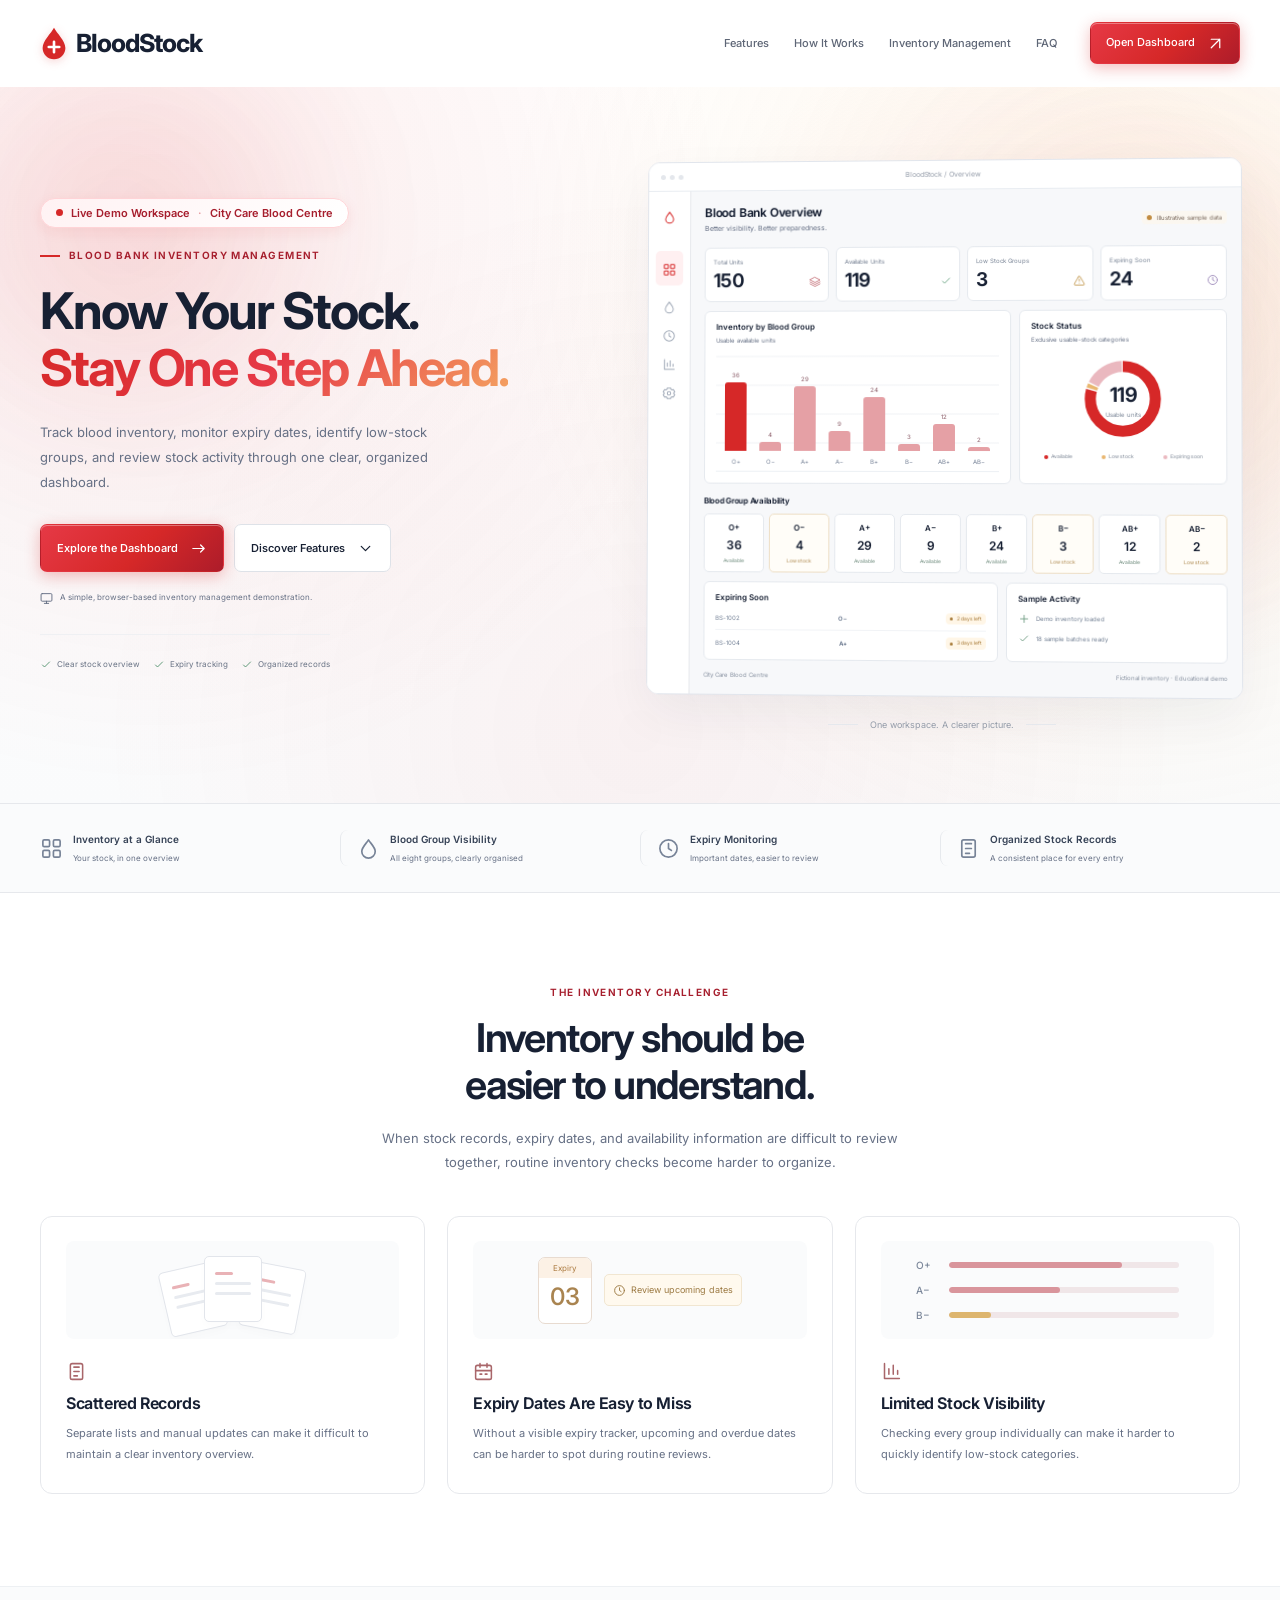
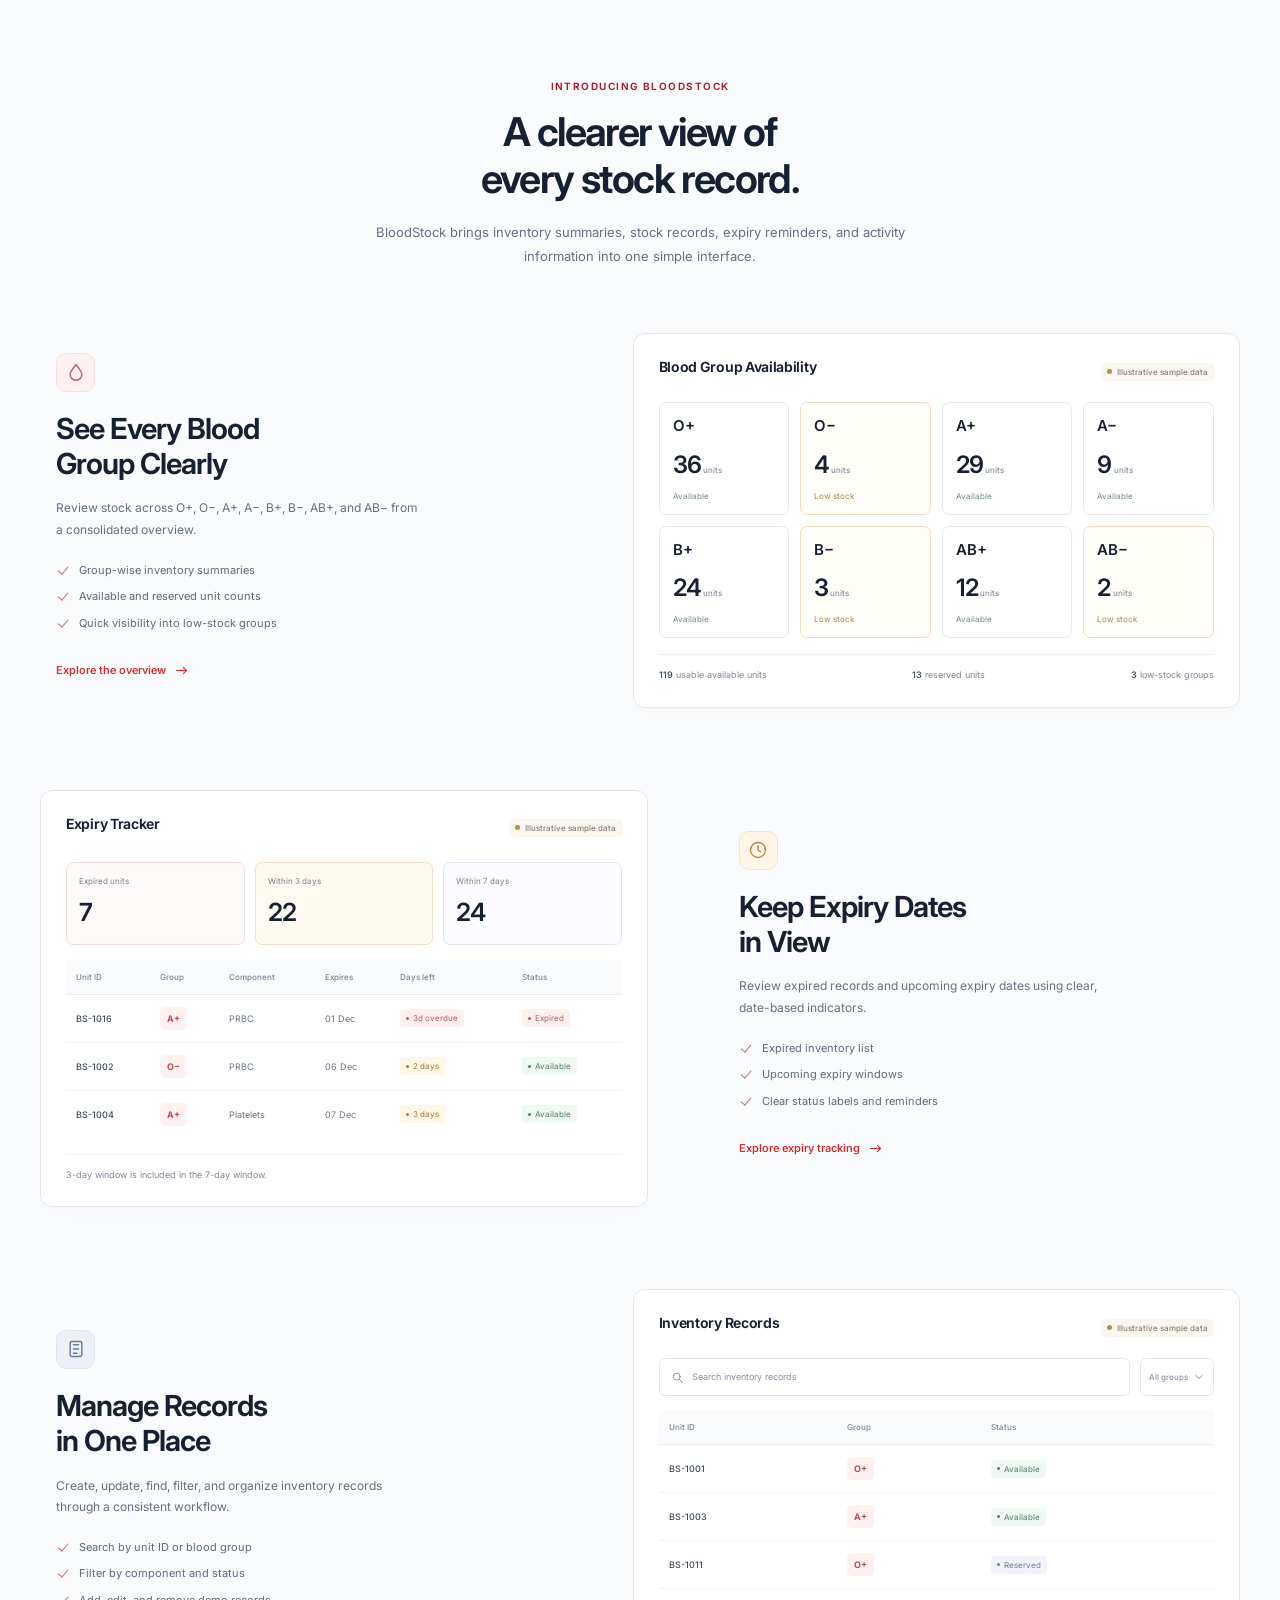
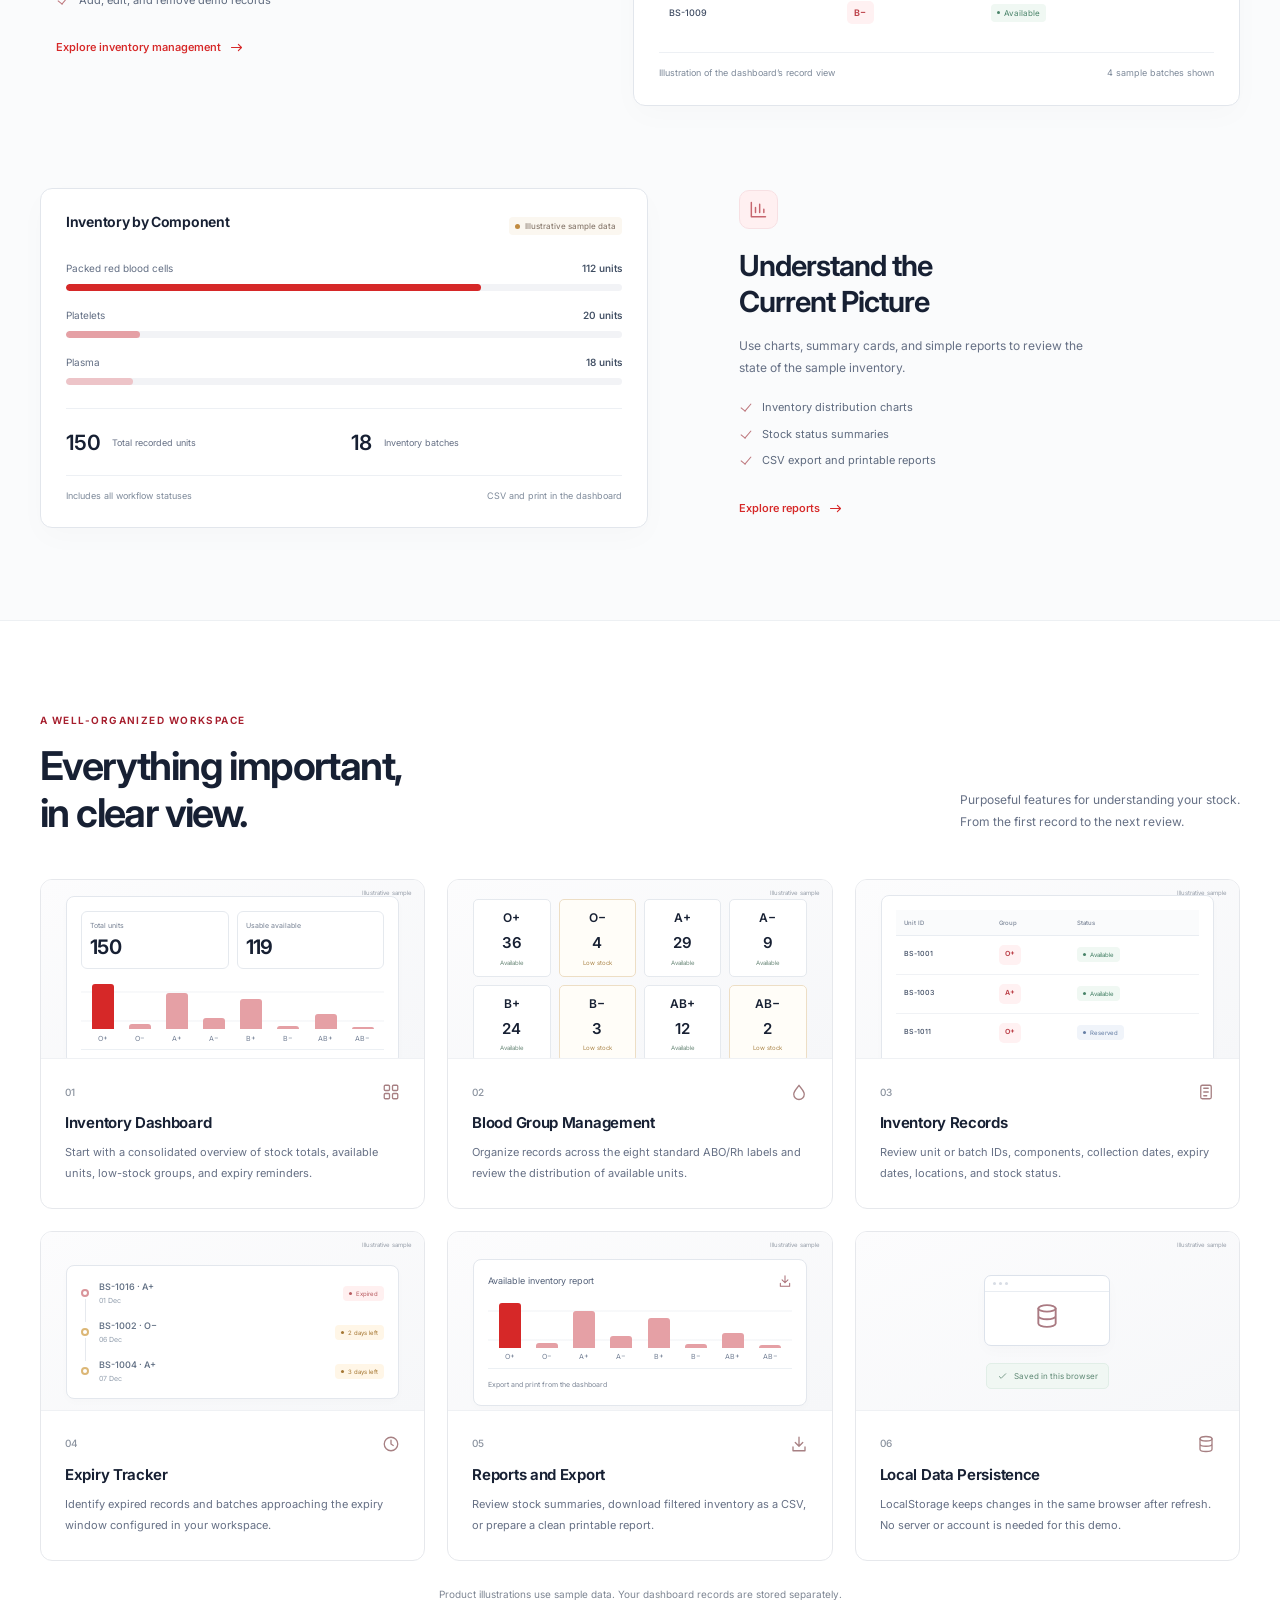
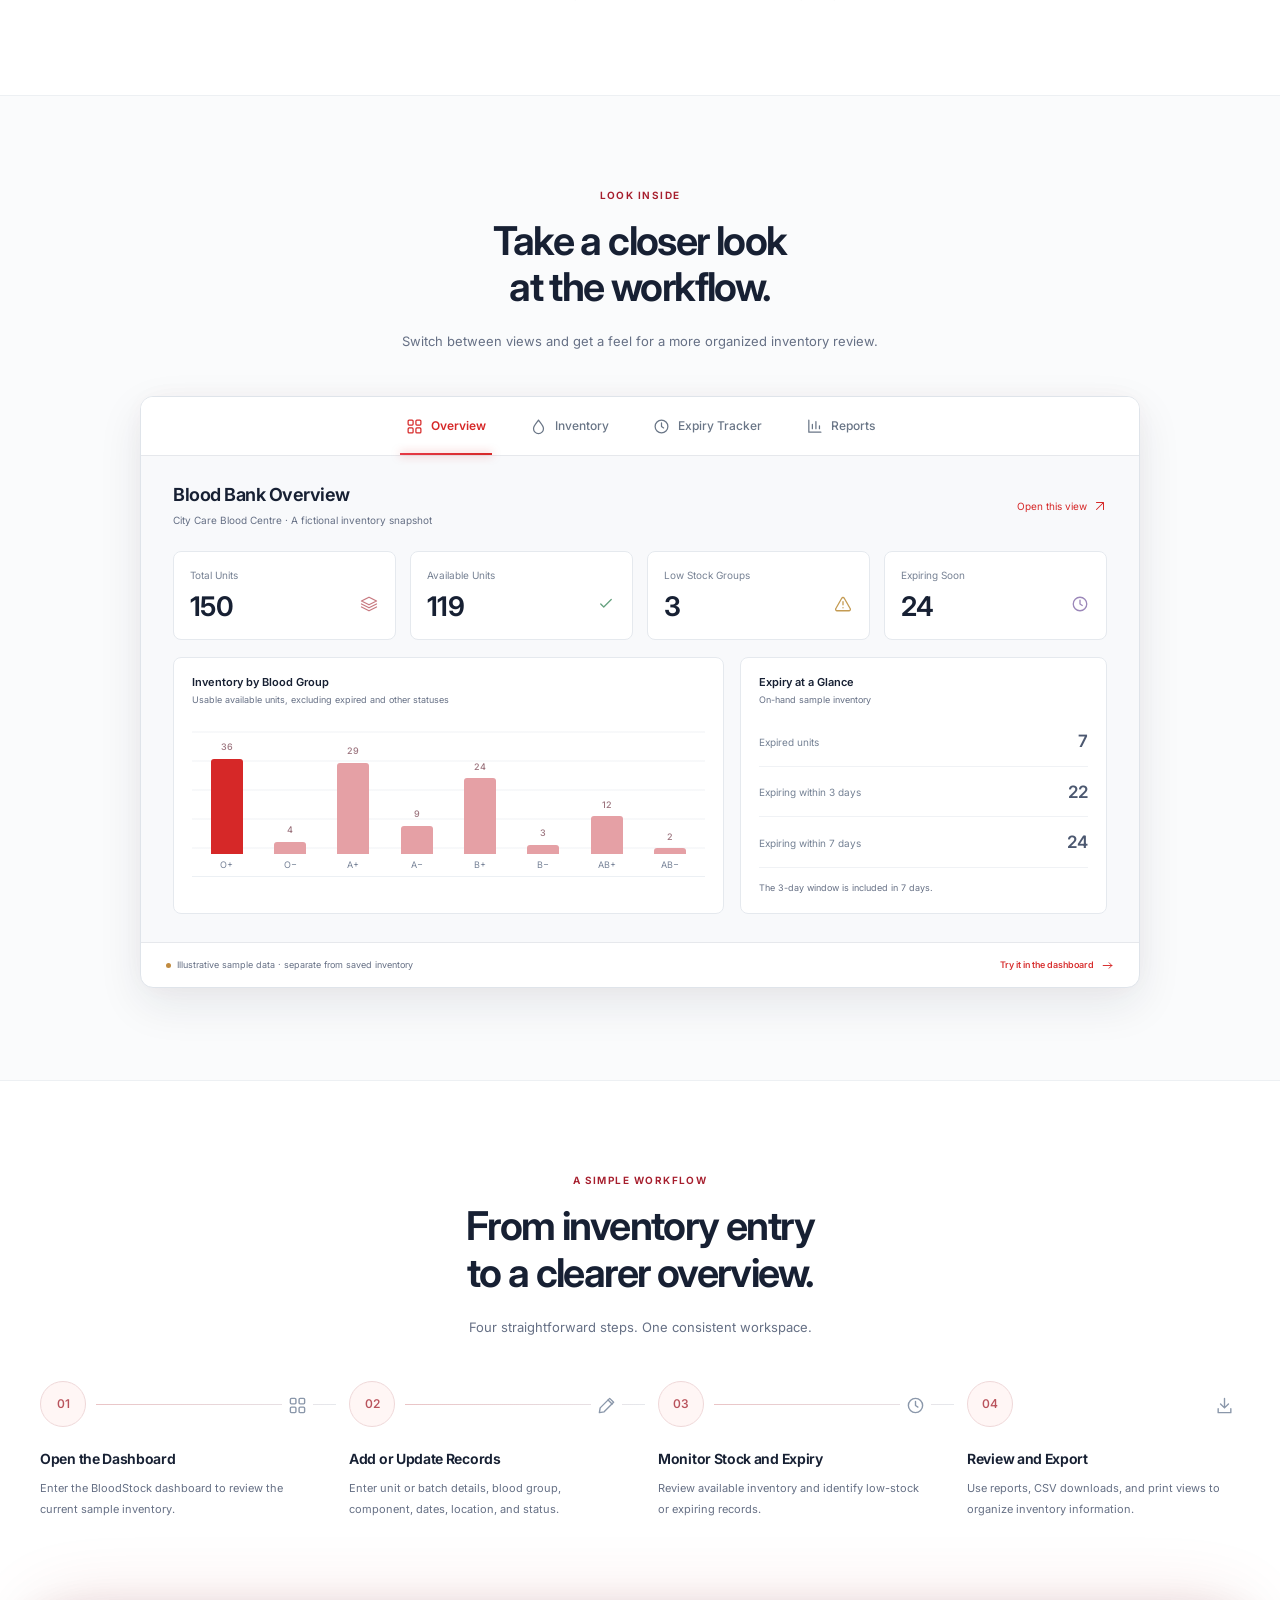
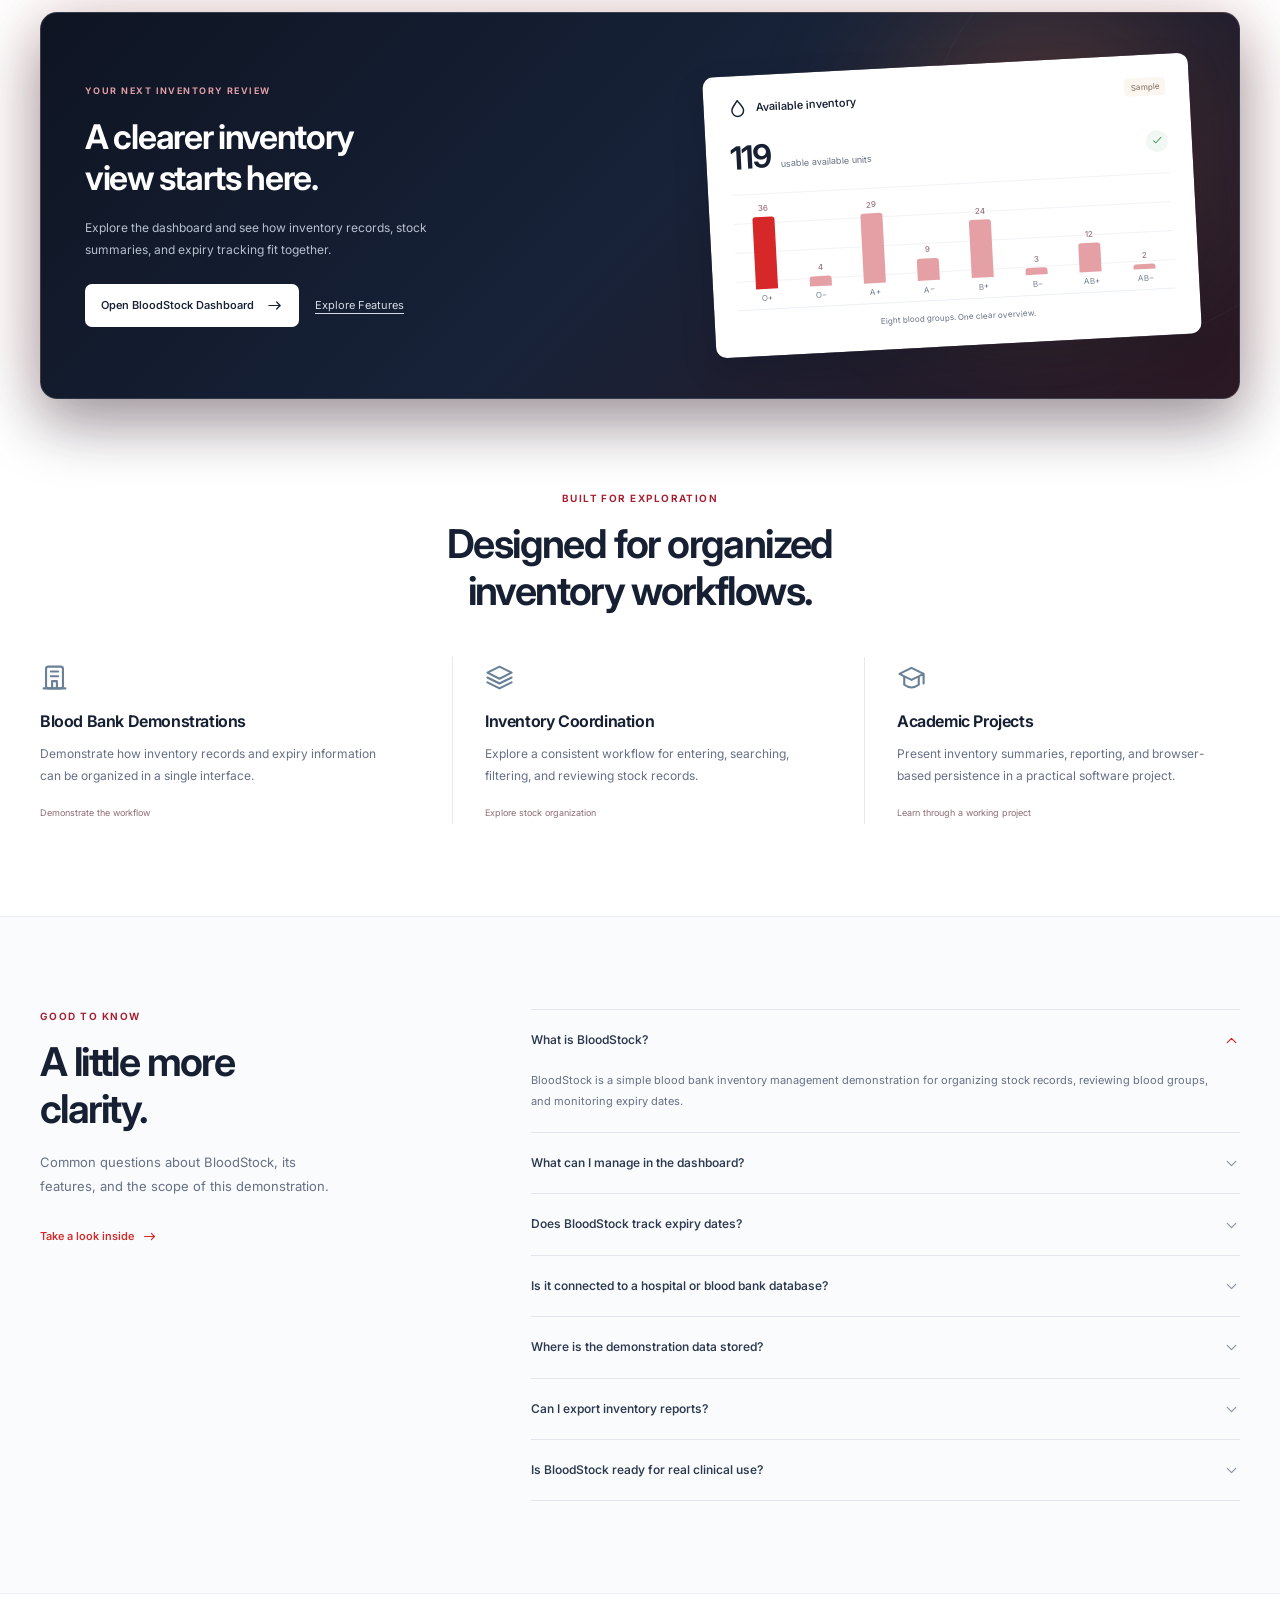
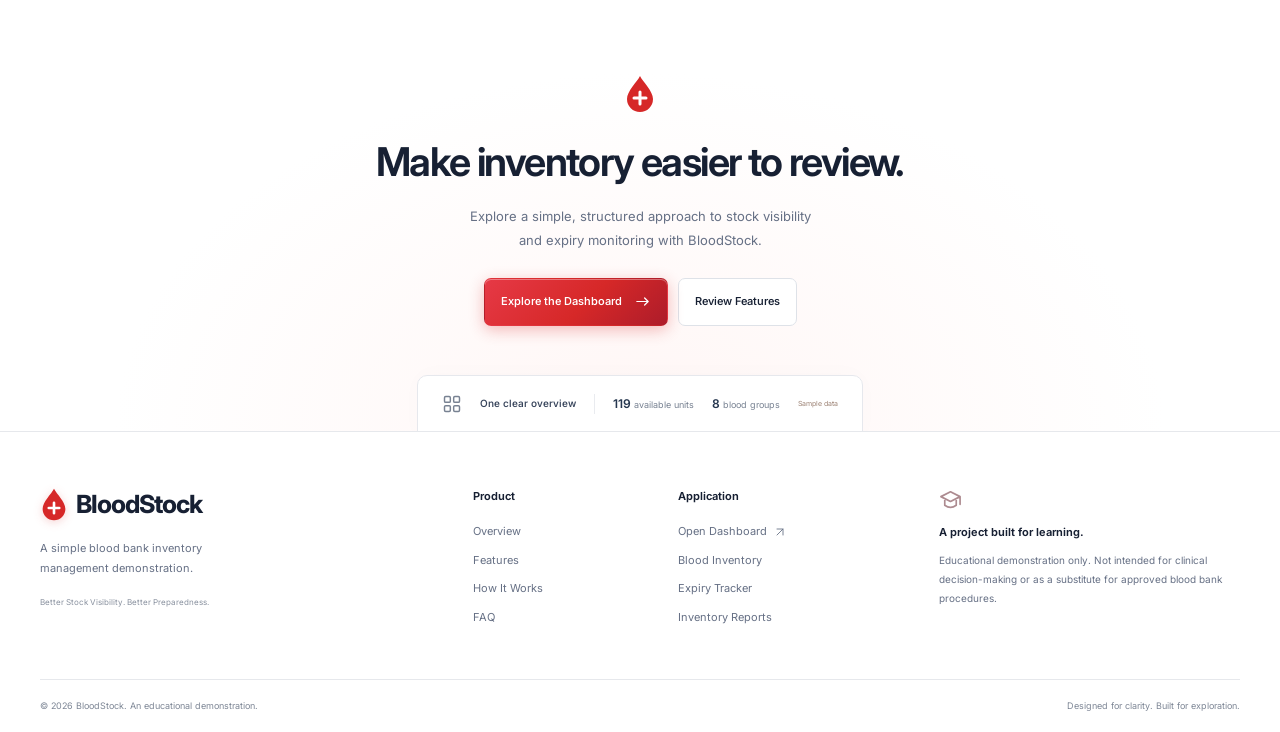
<file: index.html>
<!doctype html>
<html lang="en">
<head>
  <meta charset="UTF-8">
  <meta name="viewport" content="width=device-width, initial-scale=1.0">
  <meta name="theme-color" content="#D62828">
  <title>BloodStock | Blood Bank Inventory Management</title>
  <meta name="description" content="Explore BloodStock, a browser-based blood bank inventory demonstration with clear stock summaries, organised records, expiry monitoring, and reports.">
  <meta property="og:title" content="BloodStock | Better Stock Visibility. Better Preparedness.">
  <meta property="og:description" content="A clear, organised way to explore blood inventory, expiry tracking, and stock reports. A frontend-only educational demonstration.">
  <meta property="og:type" content="website">
  <meta name="twitter:card" content="summary">
  <meta name="twitter:title" content="BloodStock | Blood Bank Inventory Management">
  <meta name="twitter:description" content="Explore an educational demonstration of inventory visibility, organised stock records, and expiry monitoring.">
  <link rel="icon" type="image/svg+xml" href="assets/favicon.svg">
  <link rel="stylesheet" href="assets/bootstrap.min.css">
  <link rel="stylesheet" href="styles.css">
  <link rel="stylesheet" href="landing.css">
  <script src="landing.js" defer></script>
</head>
<body class="landing-page">
  <a class="skip-link" href="#landing-main">Skip to content</a>
  <header class="site-header" id="site-header"><div class="site-container nav-inner">
    <a class="brand landing-brand" href="#home" aria-label="BloodStock home"><span class="brand-mark"><svg viewBox="0 0 32 40" aria-hidden="true"><path d="M16 2C13 8 3 17 3 25a13 13 0 0 0 26 0C29 17 19 8 16 2Z" fill="currentColor"/><path d="M16 18v12m-6-6h12" stroke="white" stroke-width="3" stroke-linecap="round"/></svg></span><span>BloodStock</span></a>
    <button class="mobile-nav-toggle" id="mobile-nav-toggle" aria-label="Open menu" aria-expanded="false" aria-controls="site-nav"><svg class="icon" viewBox="0 0 24 24" fill="none" stroke="currentColor" stroke-width="1.75" stroke-linecap="round" aria-hidden="true"><path d="M4 6h16M4 12h16M4 18h16"/></svg></button>
    <nav class="site-nav" id="site-nav" aria-label="Website navigation"><a href="#features">Features</a><a href="#how-it-works">How It Works</a><a href="#inventory-management">Inventory Management</a><a href="#faq">FAQ</a><a class="landing-button primary nav-cta" href="dashboard.html#overview">Open Dashboard <span data-lucide="arrow-up-right"></span></a></nav>
  </div></header>
  <main id="landing-main" tabindex="-1">
    <section class="hero-section" id="home"><div class="hero-glow hero-glow-1" aria-hidden="true"></div><div class="hero-glow hero-glow-2" aria-hidden="true"></div><div class="site-container hero-grid">
      <div class="hero-copy"><div class="hero-badge hero-enter"><span class="badge-pulse"></span><span>Live Demo Workspace</span><span class="badge-divider">·</span><span>City Care Blood Centre</span></div><span class="eyebrow hero-enter"><span class="eyebrow-line"></span>Blood bank inventory management</span><h1 class="hero-enter">Know Your Stock.<br><span class="hero-gradient-text">Stay One Step Ahead.</span></h1><p class="hero-description hero-enter">Track blood inventory, monitor expiry dates, identify low-stock groups, and review stock activity through one clear, organized dashboard.</p><div class="hero-actions hero-enter"><a class="landing-button primary" href="dashboard.html#overview">Explore the Dashboard <span data-lucide="arrow-right"></span></a><a class="landing-button secondary" href="#features">Discover Features <span data-lucide="chevron-down"></span></a></div><p class="hero-note hero-enter"><span data-lucide="monitor"></span>A simple, browser-based inventory management demonstration.</p><div class="hero-checks hero-enter"><span><span data-lucide="check"></span>Clear stock overview</span><span><span data-lucide="check"></span>Expiry tracking</span><span><span data-lucide="check"></span>Organized records</span></div></div>
      <div class="hero-product hero-enter"><div class="product-halo" aria-hidden="true"></div><div class="preview-frame hero-preview" id="hero-preview"><div class="preview-fallback"><span class="sample-label">Illustrative sample data</span><h2>Blood Bank Overview</h2><p>150 total units · 119 usable available units · 3 low-stock groups</p><a href="dashboard.html#overview">Explore the working dashboard</a></div></div><div class="preview-caption"><span class="caption-line"></span><span>One workspace. A clearer picture.</span><span class="caption-line"></span></div></div>
    </div></section>
    <section class="capability-strip" aria-label="Product capabilities"><div class="site-container capability-grid"><div><span data-lucide="layout"></span><p><strong>Inventory at a Glance</strong><span>Your stock, in one overview</span></p></div><div><span data-lucide="droplet"></span><p><strong>Blood Group Visibility</strong><span>All eight groups, clearly organised</span></p></div><div><span data-lucide="clock"></span><p><strong>Expiry Monitoring</strong><span>Important dates, easier to review</span></p></div><div><span data-lucide="records"></span><p><strong>Organized Stock Records</strong><span>A consistent place for every entry</span></p></div></div></section>
    <section class="section-space problem-section"><div class="site-container"><div class="section-intro centered reveal"><span class="eyebrow">The inventory challenge</span><h2>Inventory should be<br>easier to understand.</h2><p>When stock records, expiry dates, and availability information are difficult to review together, routine inventory checks become harder to organize.</p></div><div class="problem-grid">
      <article class="problem-card reveal"><div class="problem-visual scattered-visual" aria-hidden="true"><span class="paper-mini paper-one"><i></i><i></i><i></i></span><span class="paper-mini paper-two"><i></i><i></i><i></i></span><span class="paper-mini paper-three"><i></i><i></i><i></i></span></div><span class="section-icon" data-lucide="records"></span><h3>Scattered Records</h3><p>Separate lists and manual updates can make it difficult to maintain a clear inventory overview.</p></article>
      <article class="problem-card reveal"><div class="problem-visual dates-visual" aria-hidden="true"><span class="mini-date"><small>Expiry</small><strong>03</strong><i></i></span><span class="tiny-alert"><span data-lucide="clock"></span>Review upcoming dates</span></div><span class="section-icon" data-lucide="calendar"></span><h3>Expiry Dates Are Easy to Miss</h3><p>Without a visible expiry tracker, upcoming and overdue dates can be harder to spot during routine reviews.</p></article>
      <article class="problem-card reveal"><div class="problem-visual visibility-visual" aria-hidden="true"><span><b>O+</b><i style="--level:75%"></i></span><span><b>A−</b><i style="--level:48%"></i></span><span><b>B−</b><i style="--level:18%"></i></span></div><span class="section-icon" data-lucide="chart"></span><h3>Limited Stock Visibility</h3><p>Checking every group individually can make it harder to quickly identify low-stock categories.</p></article>
    </div></div></section>
    <section class="section-space solution-section" id="inventory-management"><div class="site-container"><div class="section-intro centered reveal"><span class="eyebrow">Introducing BloodStock</span><h2>A clearer view of<br>every stock record.</h2><p>BloodStock brings inventory summaries, stock records, expiry reminders, and activity information into one simple interface.</p></div>
      <article class="solution-row reveal"><div class="solution-copy"><span class="feature-symbol" data-lucide="droplet"></span><h3>See Every Blood<br>Group Clearly</h3><p>Review stock across O+, O−, A+, A−, B+, B−, AB+, and AB− from a consolidated overview.</p><ul class="check-list"><li>Group-wise inventory summaries</li><li>Available and reserved unit counts</li><li>Quick visibility into low-stock groups</li></ul><a class="text-link" href="dashboard.html#overview">Explore the overview <span data-lucide="arrow-right"></span></a></div><div class="feature-window group-window" data-illustration="groups"><p class="sample-label">Illustrative sample data</p><h4>Blood Group Availability</h4><p>Eight blood groups. One consolidated view.</p><div class="static-groups"><span>O+ <b>36</b></span><span>O− <b>4</b></span><span>A+ <b>29</b></span><span>A− <b>9</b></span><span>B+ <b>24</b></span><span>B− <b>3</b></span><span>AB+ <b>12</b></span><span>AB− <b>2</b></span></div></div></article>
      <article class="solution-row reverse reveal"><div class="solution-copy"><span class="feature-symbol amber" data-lucide="clock"></span><h3>Keep Expiry Dates<br>in View</h3><p>Review expired records and upcoming expiry dates using clear, date-based indicators.</p><ul class="check-list"><li>Expired inventory list</li><li>Upcoming expiry windows</li><li>Clear status labels and reminders</li></ul><a class="text-link" href="dashboard.html#expiry">Explore expiry tracking <span data-lucide="arrow-right"></span></a></div><div class="feature-window expiry-window" data-illustration="expiry"><p class="sample-label">Illustrative sample data</p><h4>Expiry Tracker</h4><p>See upcoming and overdue dates together.</p></div></article>
      <article class="solution-row reveal"><div class="solution-copy"><span class="feature-symbol navy" data-lucide="records"></span><h3>Manage Records<br>in One Place</h3><p>Create, update, find, filter, and organize inventory records through a consistent workflow.</p><ul class="check-list"><li>Search by unit ID or blood group</li><li>Filter by component and status</li><li>Add, edit, and remove demo records</li></ul><a class="text-link" href="dashboard.html#inventory">Explore inventory management <span data-lucide="arrow-right"></span></a></div><div class="feature-window records-window" data-illustration="records"><p class="sample-label">Illustrative sample data</p><h4>Inventory Records</h4><p>Identifiers, components, dates, and status in one place.</p></div></article>
      <article class="solution-row reverse reveal"><div class="solution-copy"><span class="feature-symbol" data-lucide="chart"></span><h3>Understand the<br>Current Picture</h3><p>Use charts, summary cards, and simple reports to review the state of the sample inventory.</p><ul class="check-list"><li>Inventory distribution charts</li><li>Stock status summaries</li><li>CSV export and printable reports</li></ul><a class="text-link" href="dashboard.html#reports">Explore reports <span data-lucide="arrow-right"></span></a></div><div class="feature-window reports-window" data-illustration="reports"><p class="sample-label">Illustrative sample data</p><h4>Inventory Reports</h4><p>Stock distribution and clear, exportable summaries.</p></div></article>
    </div></section>
    <section class="section-space feature-section" id="features"><div class="site-container"><div class="section-intro split-intro reveal"><div><span class="eyebrow">A well-organized workspace</span><h2>Everything important,<br>in clear view.</h2></div><p>Purposeful features for understanding your stock.<br>From the first record to the next review.</p></div><div class="feature-grid">
      <article class="showcase-card reveal"><div class="showcase-visual" data-mini="dashboard"></div><div class="showcase-copy"><span class="feature-index">01 <span data-lucide="layout"></span></span><h3>Inventory Dashboard</h3><p>Start with a consolidated overview of stock totals, available units, low-stock groups, and expiry reminders.</p></div></article>
      <article class="showcase-card reveal"><div class="showcase-visual" data-mini="groups"></div><div class="showcase-copy"><span class="feature-index">02 <span data-lucide="droplet"></span></span><h3>Blood Group Management</h3><p>Organize records across the eight standard ABO/Rh labels and review the distribution of available units.</p></div></article>
      <article class="showcase-card reveal"><div class="showcase-visual" data-mini="records"></div><div class="showcase-copy"><span class="feature-index">03 <span data-lucide="records"></span></span><h3>Inventory Records</h3><p>Review unit or batch IDs, components, collection dates, expiry dates, locations, and stock status.</p></div></article>
      <article class="showcase-card reveal"><div class="showcase-visual" data-mini="expiry"></div><div class="showcase-copy"><span class="feature-index">04 <span data-lucide="clock"></span></span><h3>Expiry Tracker</h3><p>Identify expired records and batches approaching the expiry window configured in your workspace.</p></div></article>
      <article class="showcase-card reveal"><div class="showcase-visual" data-mini="reports"></div><div class="showcase-copy"><span class="feature-index">05 <span data-lucide="download"></span></span><h3>Reports and Export</h3><p>Review stock summaries, download filtered inventory as a CSV, or prepare a clean printable report.</p></div></article>
      <article class="showcase-card reveal"><div class="showcase-visual" data-mini="storage"></div><div class="showcase-copy"><span class="feature-index">06 <span data-lucide="database"></span></span><h3>Local Data Persistence</h3><p>LocalStorage keeps changes in the same browser after refresh. No server or account is needed for this demo.</p></div></article>
    </div><p class="section-footnote">Product illustrations use sample data. Your dashboard records are stored separately.</p></div></section>
    <section class="section-space workflow-preview-section" id="product-preview"><div class="site-container"><div class="section-intro centered reveal"><span class="eyebrow">Look inside</span><h2>Take a closer look<br>at the workflow.</h2><p>Switch between views and get a feel for a more organized inventory review.</p></div><div class="interactive-product reveal"><div class="preview-tablist" role="tablist" aria-label="Product preview views"><button role="tab" id="preview-tab-overview" aria-controls="preview-panel" aria-selected="true" tabindex="0" data-preview-tab="overview"><span data-lucide="layout"></span>Overview</button><button role="tab" id="preview-tab-inventory" aria-controls="preview-panel" aria-selected="false" tabindex="-1" data-preview-tab="inventory"><span data-lucide="droplet"></span>Inventory</button><button role="tab" id="preview-tab-expiry" aria-controls="preview-panel" aria-selected="false" tabindex="-1" data-preview-tab="expiry"><span data-lucide="clock"></span>Expiry Tracker</button><button role="tab" id="preview-tab-reports" aria-controls="preview-panel" aria-selected="false" tabindex="-1" data-preview-tab="reports"><span data-lucide="chart"></span>Reports</button></div><div class="interactive-preview-panel" id="preview-panel" role="tabpanel" aria-labelledby="preview-tab-overview" tabindex="0"><div class="preview-fallback"><h3>See your inventory clearly</h3><p>Open the dashboard to explore inventory, expiry tracking, and reports.</p><a href="dashboard.html#overview" class="landing-button primary">Open Dashboard</a></div></div><div class="interactive-footer"><span><span class="sample-dot"></span>Illustrative sample data · separate from saved inventory</span><a href="dashboard.html#overview" id="preview-app-link">Try it in the dashboard <span data-lucide="arrow-right"></span></a></div></div></div></section>
    <section class="section-space how-section" id="how-it-works"><div class="site-container"><div class="section-intro centered reveal"><span class="eyebrow">A simple workflow</span><h2>From inventory entry<br>to a clearer overview.</h2><p>Four straightforward steps. One consistent workspace.</p></div><ol class="steps-grid"><li class="workflow-step reveal"><div class="step-top"><span class="step-number">01</span><span data-lucide="layout"></span></div><h3>Open the Dashboard</h3><p>Enter the BloodStock dashboard to review the current sample inventory.</p></li><li class="workflow-step reveal"><div class="step-top"><span class="step-number">02</span><span data-lucide="edit"></span></div><h3>Add or Update Records</h3><p>Enter unit or batch details, blood group, component, dates, location, and status.</p></li><li class="workflow-step reveal"><div class="step-top"><span class="step-number">03</span><span data-lucide="clock"></span></div><h3>Monitor Stock and Expiry</h3><p>Review available inventory and identify low-stock or expiring records.</p></li><li class="workflow-step reveal"><div class="step-top"><span class="step-number">04</span><span data-lucide="download"></span></div><h3>Review and Export</h3><p>Use reports, CSV downloads, and print views to organize inventory information.</p></li></ol></div></section>
    <section class="banner-section"><div class="site-container"><div class="dashboard-banner reveal"><div class="banner-ambient-glow" aria-hidden="true"></div><div class="banner-copy"><span class="eyebrow">Your next inventory review</span><h2>A clearer inventory<br>view starts here.</h2><p>Explore the dashboard and see how inventory records, stock summaries, and expiry tracking fit together.</p><div class="banner-actions"><a class="landing-button white" href="dashboard.html#overview">Open BloodStock Dashboard <span data-lucide="arrow-right"></span></a><a class="banner-text-link" href="#features">Explore Features</a></div></div><div class="banner-visual" aria-label="Illustrative available inventory"><div class="banner-mini-card"><div class="banner-card-head"><span data-lucide="droplet"></span><span>Available inventory</span><span class="sample-label">Sample</span></div><div class="banner-total"><strong>119</strong><span>usable available units</span><span class="mini-check" data-lucide="check"></span></div><div class="banner-mini-bars" data-mini="banner-chart"></div><p>Eight blood groups. One clear overview.</p></div></div></div></div></section>
    <section class="section-space use-cases-section"><div class="site-container"><div class="section-intro centered reveal"><span class="eyebrow">Built for exploration</span><h2>Designed for organized<br>inventory workflows.</h2></div><div class="use-cases-grid"><article class="use-case reveal"><span class="use-case-icon" data-lucide="building"></span><h3>Blood Bank Demonstrations</h3><p>Demonstrate how inventory records and expiry information can be organized in a single interface.</p><span class="use-case-tag">Demonstrate the workflow</span></article><article class="use-case reveal"><span class="use-case-icon" data-lucide="layers"></span><h3>Inventory Coordination</h3><p>Explore a consistent workflow for entering, searching, filtering, and reviewing stock records.</p><span class="use-case-tag">Explore stock organization</span></article><article class="use-case reveal"><span class="use-case-icon" data-lucide="graduation"></span><h3>Academic Projects</h3><p>Present inventory summaries, reporting, and browser-based persistence in a practical software project.</p><span class="use-case-tag">Learn through a working project</span></article></div></div></section>
    <section class="section-space faq-section" id="faq"><div class="site-container faq-layout"><div class="section-intro reveal"><span class="eyebrow">Good to know</span><h2>A little more<br>clarity.</h2><p>Common questions about BloodStock, its features, and the scope of this demonstration.</p><a class="text-link" href="dashboard.html#overview">Take a look inside <span data-lucide="arrow-right"></span></a></div><div class="faq-list reveal">
      <article class="faq-item"><h3><button class="faq-question" id="faq-q-1" aria-expanded="true" aria-controls="faq-a-1">What is BloodStock?<span data-lucide="chevron-down"></span></button></h3><div class="faq-answer" id="faq-a-1" role="region" aria-labelledby="faq-q-1"><p>BloodStock is a simple blood bank inventory management demonstration for organizing stock records, reviewing blood groups, and monitoring expiry dates.</p></div></article>
      <article class="faq-item"><h3><button class="faq-question" id="faq-q-2" aria-expanded="true" aria-controls="faq-a-2">What can I manage in the dashboard?<span data-lucide="chevron-down"></span></button></h3><div class="faq-answer" id="faq-a-2" role="region" aria-labelledby="faq-q-2"><p>You can review inventory summaries, add and edit batches, search and combine filters, delete records with confirmation, and inspect expiry information. Settings let you adjust the low-stock threshold and alert window.</p></div></article>
      <article class="faq-item"><h3><button class="faq-question" id="faq-q-3" aria-expanded="true" aria-controls="faq-a-3">Does BloodStock track expiry dates?<span data-lucide="chevron-down"></span></button></h3><div class="faq-answer" id="faq-a-3" role="region" aria-labelledby="faq-q-3"><p>Yes. The demo displays expired records and upcoming dates, with a configurable overview alert window and 3-day and 7-day tracker views. Actual inventory handling must follow your organization’s approved procedures.</p></div></article>
      <article class="faq-item"><h3><button class="faq-question" id="faq-q-4" aria-expanded="true" aria-controls="faq-a-4">Is it connected to a hospital or blood bank database?<span data-lucide="chevron-down"></span></button></h3><div class="faq-answer" id="faq-a-4" role="region" aria-labelledby="faq-q-4"><p>No. This is a standalone frontend demonstration. It does not connect to hospital, laboratory, or external blood bank systems and does not provide live blood availability.</p></div></article>
      <article class="faq-item"><h3><button class="faq-question" id="faq-q-5" aria-expanded="true" aria-controls="faq-a-5">Where is the demonstration data stored?<span data-lucide="chevron-down"></span></button></h3><div class="faq-answer" id="faq-a-5" role="region" aria-labelledby="faq-q-5"><p>The dashboard uses browser LocalStorage. Records remain in the same browser profile until cleared or reset. They are not shared between devices or users. This page’s illustrative previews do not change your saved inventory.</p></div></article>
      <article class="faq-item"><h3><button class="faq-question" id="faq-q-6" aria-expanded="true" aria-controls="faq-a-6">Can I export inventory reports?<span data-lucide="chevron-down"></span></button></h3><div class="faq-answer" id="faq-a-6" role="region" aria-labelledby="faq-q-6"><p>Yes. Download all records matching your inventory or report filters as a CSV file. The Reports view also includes a Print Report action with a clean print layout.</p></div></article>
      <article class="faq-item"><h3><button class="faq-question" id="faq-q-7" aria-expanded="true" aria-controls="faq-a-7">Is BloodStock ready for real clinical use?<span data-lucide="chevron-down"></span></button></h3><div class="faq-answer" id="faq-a-7" role="region" aria-labelledby="faq-q-7"><p>No. This is an educational demonstration, not a certified clinical system. It lacks the access controls, security, production audit trail, validated workflows, and integrations required for real-world medical operations.</p></div></article>
    </div></div></section>
    <section class="final-cta-section"><div class="site-container final-cta reveal"><div class="closing-mark" aria-hidden="true"><svg viewBox="0 0 32 40"><path d="M16 2C13 8 3 17 3 25a13 13 0 0 0 26 0C29 17 19 8 16 2Z" fill="currentColor"/><path d="M16 18v12m-6-6h12" stroke="white" stroke-width="3" stroke-linecap="round"/></svg></div><h2>Make inventory easier to review.</h2><p>Explore a simple, structured approach to stock visibility<br class="desktop-break"> and expiry monitoring with BloodStock.</p><div class="hero-actions"><a class="landing-button primary" href="dashboard.html#overview">Explore the Dashboard <span data-lucide="arrow-right"></span></a><a class="landing-button secondary" href="#features">Review Features</a></div><div class="closing-preview" aria-label="Illustrative sample: 119 usable available units, 8 blood groups"><span data-lucide="layout"></span><strong>One clear overview</strong><span class="closing-divider"></span><span><b>119</b> available units</span><span><b>8</b> blood groups</span><small>Sample data</small></div></div></section>
  </main>
  <footer class="site-footer"><div class="site-container"><div class="footer-grid"><div class="footer-brand-column"><a class="brand landing-brand" href="#home" aria-label="BloodStock home"><span class="brand-mark"><svg viewBox="0 0 32 40" aria-hidden="true"><path d="M16 2C13 8 3 17 3 25a13 13 0 0 0 26 0C29 17 19 8 16 2Z" fill="currentColor"/><path d="M16 18v12m-6-6h12" stroke="white" stroke-width="3" stroke-linecap="round"/></svg></span><span>BloodStock</span></a><p>A simple blood bank inventory<br>management demonstration.</p><span class="footer-tagline">Better Stock Visibility. Better Preparedness.</span></div><div><h2>Product</h2><a href="#home">Overview</a><a href="#features">Features</a><a href="#how-it-works">How It Works</a><a href="#faq">FAQ</a></div><div><h2>Application</h2><a href="dashboard.html#overview">Open Dashboard <span data-lucide="arrow-up-right"></span></a><a href="dashboard.html#inventory">Blood Inventory</a><a href="dashboard.html#expiry">Expiry Tracker</a><a href="dashboard.html#reports">Inventory Reports</a></div><div class="footer-project-note"><span data-lucide="graduation"></span><h2>A project built for learning.</h2><p>Educational demonstration only. Not intended for clinical decision-making or as a substitute for approved blood bank procedures.</p></div></div><div class="footer-bottom"><span>© <span id="copyright-year">2026</span> BloodStock. An educational demonstration.</span><span>Designed for clarity. Built for exploration.</span></div></div></footer>
  <noscript><style>.mobile-nav-toggle,.preview-tablist{display:none}.site-nav{display:flex!important;position:static!important;flex-wrap:wrap}.nav-inner{flex-wrap:wrap;height:auto;padding-block:18px}.faq-question{cursor:default}</style></noscript>
</body>
</html>
</file>
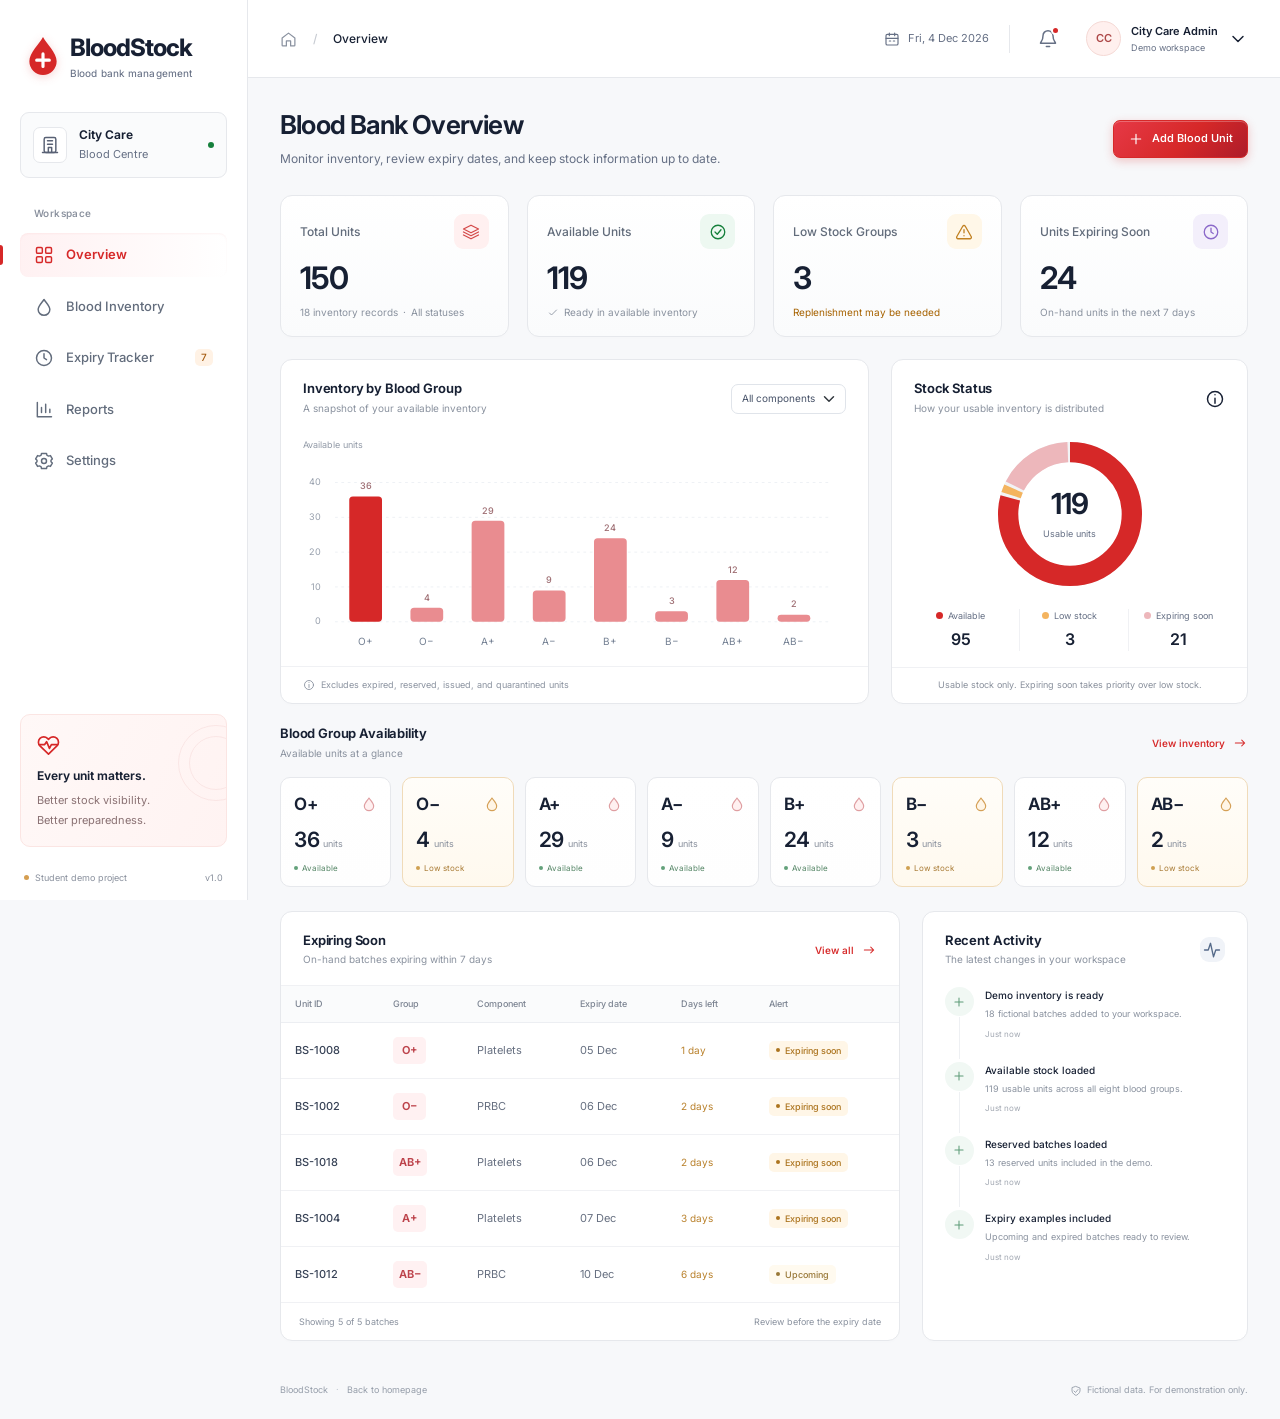
<file: dashboard.html>
<!doctype html>
<html lang="en">
<head>
  <meta charset="UTF-8">
  <meta name="viewport" content="width=device-width, initial-scale=1.0">
  <meta name="theme-color" content="#D62828">
  <meta name="description" content="BloodStock — a student demonstration of blood bank inventory management.">
  <title>Overview · BloodStock</title>
  <link rel="icon" type="image/svg+xml" href="assets/favicon.svg">
  <link rel="stylesheet" href="assets/bootstrap.min.css">
  <link rel="stylesheet" href="styles.css">
  <script src="app.js" defer></script>
</head>
<body>
  <a class="skip-link" href="#main-content">Skip to main content</a>
  <div id="drawer-backdrop" class="drawer-backdrop" hidden></div>
  <aside class="sidebar" id="sidebar" aria-label="Main navigation">
    <a class="brand" href="#overview" aria-label="BloodStock overview">
      <span class="brand-mark"><svg viewBox="0 0 32 40" aria-hidden="true"><path d="M16 2C13 8 3 17 3 25a13 13 0 0 0 26 0C29 17 19 8 16 2Z" fill="currentColor"/><path d="M16 18v12m-6-6h12" stroke="white" stroke-width="3" stroke-linecap="round"/></svg></span>
      <span>BloodStock<small>Blood bank management</small></span>
    </a>
    <button class="icon-button drawer-close" data-action="close-drawer" aria-label="Close navigation"><span data-icon="x"></span></button>
    <div class="workspace-card"><span class="centre-symbol" data-icon="building"></span><div><strong>City Care</strong><span>Blood Centre</span></div><span class="workspace-dot" aria-label="Demo workspace"></span></div>
    <div class="nav-label">Workspace</div>
    <nav class="navigation">
      <a href="#overview" data-view="overview"><span data-icon="layout"></span><span>Overview</span></a>
      <a href="#inventory" data-view="inventory"><span data-icon="droplet"></span><span>Blood Inventory</span></a>
      <a href="#expiry" data-view="expiry"><span data-icon="clock"></span><span>Expiry Tracker</span><span class="nav-count" id="expiry-nav-count"></span></a>
      <a href="#reports" data-view="reports"><span data-icon="chart"></span><span>Reports</span></a>
      <a href="#settings" data-view="settings"><span data-icon="settings"></span><span>Settings</span></a>
    </nav>
    <div class="sidebar-bottom">
      <div class="care-note"><span class="care-icon" data-icon="heart"></span><strong>Every unit matters.</strong><p>Better stock visibility.<br>Better preparedness.</p><div class="care-line"></div></div>
      <div class="demo-label"><span></span> Student demo project <span class="version">v1.0</span></div>
    </div>
  </aside>
  <div class="app-shell">
    <header class="topbar">
      <div class="breadcrumb-wrap"><button class="icon-button menu-button" id="menu-button" data-action="open-drawer" aria-label="Open navigation" aria-controls="sidebar" aria-expanded="false"><span data-icon="menu"></span></button><span class="breadcrumb-home" data-icon="home"></span><span class="breadcrumb-divider">/</span><span id="breadcrumb-current">Overview</span></div>
      <div class="topbar-right"><span class="current-date"><span data-icon="calendar"></span><span id="current-date"></span></span><div class="topbar-separator"></div><div class="notification-wrap"><button class="icon-button notification-button" id="notification-button" data-action="notifications" aria-label="View inventory notifications" aria-expanded="false"><span data-icon="bell"></span><span class="notification-dot" id="notification-dot"></span></button><section class="notification-panel" id="notification-panel" aria-label="Inventory notifications" hidden></section></div><button class="profile-button" data-action="profile" aria-label="Open centre settings"><span class="avatar">CC</span><span class="profile-copy"><strong>City Care Admin</strong><span>Demo workspace</span></span><span data-icon="chevron-down"></span></button></div>
    </header>
    <main id="main-content" tabindex="-1"><div class="initial-loading">Loading your inventory…</div></main>
    <footer class="main-footer"><a href="index.html">BloodStock <span class="footer-dot">·</span> Back to homepage</a><span><span data-icon="shield"></span> Fictional data. For demonstration only.</span></footer>
  </div>
  <dialog id="unit-dialog" class="app-dialog" aria-labelledby="unit-dialog-title">
    <form id="unit-form" novalidate>
      <div class="dialog-heading"><div class="dialog-title-wrap"><span class="soft-icon red" data-icon="droplet"></span><div><h2 id="unit-dialog-title">Add blood unit</h2><p>Keep your inventory up to date.</p></div></div><button type="button" class="icon-button" data-action="close-unit" aria-label="Close form"><span data-icon="x"></span></button></div>
      <div class="dialog-body"><div class="form-note"><span data-icon="info"></span><span>One record represents a unit or a batch with the same collection and expiry dates.</span></div><div class="form-grid">
        <div class="field"><label for="unit-id">Unit ID <span>*</span></label><input class="form-control" id="unit-id" name="id" maxlength="20" placeholder="BS-1019" aria-describedby="error-id" required><span class="field-error" id="error-id"></span></div>
        <div class="field"><label for="unit-group">Blood group <span>*</span></label><select class="form-select" id="unit-group" name="group" aria-describedby="error-group" required><option value="">Select blood group</option><option>O+</option><option>O-</option><option>A+</option><option>A-</option><option>B+</option><option>B-</option><option>AB+</option><option>AB-</option></select><span class="field-error" id="error-group"></span></div>
        <div class="field"><label for="unit-component">Component <span>*</span></label><select class="form-select" id="unit-component" name="component" aria-describedby="error-component" required><option value="">Select component</option><option>PRBC</option><option>Platelets</option><option>Plasma</option></select><span class="field-error" id="error-component"></span></div>
        <div class="field"><label for="unit-quantity">Quantity (units) <span>*</span></label><input class="form-control" type="number" id="unit-quantity" name="quantity" min="1" max="10000" step="1" value="1" aria-describedby="error-quantity" required><span class="field-error" id="error-quantity"></span></div>
        <div class="field"><label for="unit-collected">Collection date <span>*</span></label><input class="form-control" type="date" id="unit-collected" name="collected" aria-describedby="error-collected" required><span class="field-error" id="error-collected"></span></div>
        <div class="field"><label for="unit-expiry">Expiry date <span>*</span></label><input class="form-control" type="date" id="unit-expiry" name="expiry" aria-describedby="error-expiry" required><span class="field-error" id="error-expiry"></span></div>
        <div class="field"><label for="unit-location">Storage location <span>*</span></label><input class="form-control" id="unit-location" name="location" maxlength="60" placeholder="e.g. Refrigerator A-01" aria-describedby="error-location" required><span class="field-error" id="error-location"></span></div>
        <div class="field"><label for="unit-status">Status <span>*</span></label><select class="form-select" id="unit-status" name="status" aria-describedby="error-status" required><option>Available</option><option>Reserved</option><option>Issued</option><option>Quarantined</option></select><span class="field-error" id="error-status"></span></div>
      </div><p class="form-footnote">Expiry dates are inventory reminders, not clinical suitability decisions.</p></div>
      <div class="dialog-footer"><button type="button" class="btn btn-secondary" data-action="close-unit">Cancel</button><button type="submit" class="btn btn-primary" id="save-unit-button"><span data-icon="plus"></span>Add blood unit</button></div>
    </form>
  </dialog>
  <dialog id="confirm-dialog" class="app-dialog confirm-dialog" aria-labelledby="confirm-title" aria-describedby="confirm-description"><div class="confirm-body"><span class="soft-icon red large" data-icon="alert"></span><h2 id="confirm-title">Delete inventory record?</h2><p id="confirm-description"></p></div><div class="dialog-footer"><button class="btn btn-secondary" data-action="cancel-confirm" autofocus>Cancel</button><button class="btn btn-primary" id="confirm-button">Delete record</button></div></dialog>
  <div id="toast-region" class="toast-region" role="status" aria-live="polite" aria-atomic="false"></div>
  <noscript><div class="noscript-message">BloodStock needs JavaScript enabled to manage demo inventory.</div></noscript>
</body>
</html>
</file>
<file: styles.css>
@import url('https://fonts.googleapis.com/css2?family=Inter:wght@400;450;500;550;600;650;700;750;800&display=swap');

:root{--red:#d62828;--deep-red:#a61e2d;--navy:#172033;--muted:#667085;--background:#f7f8fa;--border:#e6e8ec;--green:#16803c;--amber:#a66200;--sidebar:248px;--radius:12px;--shadow:0 2px 3px #17203302;--font:Inter,-apple-system,BlinkMacSystemFont,'Segoe UI',sans-serif}
*{box-sizing:border-box}body{margin:0;background:var(--background);color:var(--navy);font-family:var(--font);font-size:13px;line-height:1.5;-webkit-font-smoothing:antialiased}button,input,select{font:inherit}button,a,input,select{touch-action:manipulation}button,a{ -webkit-tap-highlight-color:transparent}a{text-decoration:none;color:inherit}button{cursor:pointer}button:disabled{cursor:not-allowed;opacity:.45}svg.icon{width:20px;height:20px;flex-shrink:0;vertical-align:middle;stroke-width:1.75}h1,h2,h3,p{margin:0}button:focus-visible,a:focus-visible,input:focus-visible,select:focus-visible,[tabindex]:focus-visible{outline:3px solid #d6282855;outline-offset:3px}button,input,select,a{transition:background-color .18s,border-color .18s,box-shadow .18s,color .18s,transform .18s}[hidden]{display:none!important}.skip-link{position:fixed;top:-60px;left:20px;z-index:100;background:var(--navy);color:white;padding:12px 20px;border-radius:8px}.skip-link:focus{top:12px}.sidebar{position:fixed;inset:0 auto 0 0;width:var(--sidebar);background:#fff;border-right:1px solid var(--border);display:flex;flex-direction:column;z-index:40;padding:32px 20px 16px}.brand{display:flex;align-items:center;gap:10px;padding:0 6px;color:var(--navy);font-size:24px;letter-spacing:-1px;font-weight:750;line-height:1.3}.brand:hover{color:var(--navy)}.brand-mark{color:var(--red);display:flex;width:34px}.brand-mark svg{width:34px;height:42px}.brand small{display:block;color:var(--muted);font-size:10px;font-weight:450;letter-spacing:.1px;margin-top:4px}.workspace-card{display:flex;align-items:center;gap:12px;background:#fafbfc;border:1px solid var(--border);border-radius:9px;padding:13px 12px;margin:32px 0 28px}.centre-symbol{display:flex;align-items:center;justify-content:center;background:#fff;border:1px solid var(--border);color:#586174;width:34px;height:36px;border-radius:7px}.workspace-card strong{font-weight:650;font-size:12px;display:block}.workspace-card div>span{font-size:11px;color:var(--muted)}.workspace-dot{height:6px;width:6px;border-radius:50%;background:var(--green);margin-left:auto}.nav-label{font-size:10px;font-weight:550;color:#89909d;letter-spacing:.4px;padding:0 14px;margin-bottom:12px}.navigation{display:flex;flex-direction:column;gap:7px}.navigation a{display:flex;align-items:center;gap:12px;padding:12px 14px;border-radius:8px;color:#626c7c;font-weight:500;position:relative}.navigation a:hover{background:#f7f8fa;color:var(--navy)}.navigation a.active{background:#fff1f2;color:var(--red);font-weight:600}.navigation a.active:before{content:'';position:absolute;left:-20px;top:12px;bottom:12px;width:3px;border-radius:0 4px 4px 0;background:var(--red)}.nav-count{margin-left:auto;background:#fff2e5;color:#a45a0e;padding:1px 6px;font-size:10px;border-radius:5px}.sidebar-bottom{margin-top:auto;padding-top:36px}.care-note{background:linear-gradient(115deg,#fff8f7,#fff3f2);padding:19px 16px 15px;border:1px solid #fbe5e3;border-radius:10px;position:relative;overflow:hidden}.care-icon{display:block;color:var(--red);margin-bottom:10px}.care-icon .icon{height:23px;width:23px}.care-note strong{display:block;font-size:12px;font-weight:650}.care-note p{font-size:11px;color:#8a7173;margin-top:6px;line-height:1.8}.care-line{position:absolute;width:76px;height:76px;border:1px solid #e2a4a430;border-radius:50%;right:-28px;top:10px}.care-line:after{content:'';position:absolute;inset:10px;border:1px solid #e2a4a430;border-radius:50%}.demo-label{font-size:9px;color:#89909d;display:flex;gap:6px;align-items:center;margin:24px 4px 0}.demo-label>span:first-child{width:5px;height:5px;border-radius:50%;background:#d59e51}.version{margin-left:auto;font-size:9px}.app-shell{margin-left:var(--sidebar);min-height:100vh}.topbar{height:78px;background:#fff;border-bottom:1px solid var(--border);display:flex;justify-content:space-between;align-items:center;padding:0 32px;gap:16px}.breadcrumb-wrap{display:flex;align-items:center;gap:16px;font-size:12px;font-weight:500}.breadcrumb-home{color:#8a92a0}.breadcrumb-home .icon{width:17px;height:17px}.breadcrumb-divider{color:#c7cbd2}.topbar-right{display:flex;align-items:center;gap:20px}.current-date{display:flex;gap:8px;color:var(--muted);align-items:center;font-size:11px}.current-date .icon{width:16px;height:16px}.topbar-separator{height:28px;width:1px;background:var(--border)}.icon-button{border:0;background:transparent;color:var(--muted);width:36px;height:36px;display:inline-flex;justify-content:center;align-items:center;border-radius:8px;padding:8px}.icon-button:hover{background:#f1f3f5;color:var(--navy)}.notification-button{position:relative}.notification-dot{position:absolute;top:7px;right:8px;width:5px;height:5px;border-radius:50%;background:var(--red);box-shadow:0 0 0 2px white}.profile-button{display:flex;align-items:center;gap:10px;border:none;background:transparent;padding:0;color:var(--navy);text-align:left}.avatar{display:grid;place-items:center;width:35px;height:35px;background:#fff0ee;color:#ad4848;border:1px solid #f5d9d5;border-radius:50%;font-weight:600;font-size:11px}.profile-copy{display:flex;flex-direction:column;gap:2px}.profile-copy strong{font-size:11px;font-weight:600}.profile-copy>span{font-size:9px;color:var(--muted)}.profile-button>.icon{width:14px;margin-left:5px;color:var(--muted)}.notification-wrap{position:relative}.notification-panel{position:absolute;top:47px;right:-30px;width:320px;background:#fff;border:1px solid var(--border);border-radius:12px;box-shadow:0 12px 40px #17203318;z-index:50;padding:20px}.notification-panel h2{font-size:15px;margin-bottom:16px}.notification-panel button{width:100%;background:#fafbfc;border:1px solid var(--border);border-radius:8px;display:flex;gap:12px;text-align:left;padding:12px;margin-top:8px;font-size:12px;color:var(--navy)}.notification-panel small{display:block;color:var(--muted);margin-top:3px}.notification-panel .icon{color:var(--amber)}.menu-button,.drawer-close{display:none}main{padding:30px 32px 24px;min-height:calc(100vh - 142px);max-width:1660px;margin:0 auto}main:focus{outline:none}.view-enter{animation:view-in .32s ease-out}.page-heading{display:flex;align-items:center;justify-content:space-between;gap:24px;margin-bottom:26px}.page-heading h1{font-size:26px;line-height:1.3;letter-spacing:-.8px;font-weight:650}.page-heading p{font-size:12px;color:var(--muted);margin-top:7px;line-height:1.7}.heading-actions{display:flex;gap:10px;flex-shrink:0}.btn{display:inline-flex;align-items:center;justify-content:center;gap:8px;border-radius:7px;min-height:38px;padding:9px 14px;font-size:11px;font-weight:550;line-height:1.4;border:1px solid transparent;white-space:nowrap;box-shadow:none}.btn .icon{height:16px;width:16px}.btn:active{transform:translateY(1px)}.btn-primary{background:var(--red);border-color:var(--red);color:#fff;box-shadow:0 2px 3px #a61e2d16}.btn-primary:hover,.btn-primary:active,.btn-primary:focus{background:var(--deep-red)!important;border-color:var(--deep-red)!important;color:#fff}.btn-secondary{background:white;border-color:#dfe3e8;color:#505c70}.btn-secondary:hover{background:#f8f9fb;border-color:#c6cdd6;color:var(--navy)}.btn-text{color:var(--red);background:none;padding:4px 0;min-height:28px;font-size:10px}.btn-text:hover{color:var(--deep-red)}.btn-text .icon{width:14px}.btn-danger-outline{background:#fff;border-color:#edc6c7;color:var(--red)}.btn-danger-outline:hover{background:#fff1f2;color:var(--red)}.kpi-grid{display:grid;grid-template-columns:repeat(4,minmax(0,1fr));gap:18px;margin-bottom:22px}.kpi-card{background:#fff;border:1px solid var(--border);border-radius:var(--radius);padding:18px 19px 16px;box-shadow:var(--shadow);position:relative;overflow:hidden}.kpi-top{display:flex;justify-content:space-between;align-items:center;gap:8px;margin-bottom:10px}.kpi-label{font-size:12px;color:#626c7b;font-weight:500}.soft-icon{display:inline-flex;align-items:center;justify-content:center;width:35px;height:35px;border-radius:9px;flex-shrink:0}.soft-icon .icon{width:18px;height:18px}.soft-icon.red{background:#fff0f0;color:#d44b4b}.soft-icon.green{background:#edf8f1;color:var(--green)}.soft-icon.amber{background:#fff7e8;color:#c18122}.soft-icon.purple{background:#f3effb;color:#8b69c9}.soft-icon.navy{background:#f0f3f8;color:#556a89}.kpi-value{font-size:31px;font-weight:650;letter-spacing:-1px;line-height:1.2}.kpi-bottom{font-size:10px;color:#8a929f;margin-top:9px;display:flex;align-items:center;gap:5px}.kpi-bottom .icon{width:12px;height:12px}.kpi-bottom .warning-text{color:var(--amber)}.dashboard-charts{display:grid;grid-template-columns:minmax(0,1.65fr) minmax(0,1fr);gap:22px;margin-bottom:22px}.panel{background:#fff;border:1px solid var(--border);border-radius:var(--radius);box-shadow:var(--shadow);min-width:0}.panel-heading{display:flex;justify-content:space-between;gap:16px;align-items:center;padding:21px 22px 0}.panel-heading h2,.section-heading h2{font-size:13px;font-weight:650;letter-spacing:-.15px}.panel-heading p,.section-heading p{font-size:10px;color:#8a929f;margin-top:4px}.panel-heading .form-select{font-size:10px;min-height:30px;width:auto;padding:5px 30px 5px 10px;max-width:160px}.chart-label{font-size:9px;color:#929aa7;display:block;margin:22px 22px 0}.bar-chart{padding:0 18px 0 14px}.bar-chart svg{width:100%;height:215px;display:block;overflow:visible}.chart-footnote{font-size:9px;color:#8a929f;border-top:1px solid #f0f1f4;padding:11px 22px;display:flex;gap:6px;align-items:center}.chart-footnote .icon{width:12px;height:12px}.bar-column{animation:bar-grow .65s cubic-bezier(.2,.8,.2,1) backwards;transform-box:fill-box;transform-origin:center bottom}.chart-legend{display:flex;align-items:center;gap:5px;font-size:9px;color:var(--muted)}.legend-dot{width:7px;height:7px;border-radius:50%;background:var(--red);display:inline-block;flex-shrink:0}.donut-wrap{height:181px;position:relative;display:flex;justify-content:center;align-items:center;margin:8px 0 4px}.donut-chart{width:174px;height:174px;transform:rotate(-90deg)}.donut-chart circle{transition:stroke-dasharray .4s ease}.donut-centre{position:absolute;top:50%;left:50%;transform:translate(-50%,-50%);text-align:center}.donut-centre strong{font-size:29px;font-weight:650;letter-spacing:-1px;display:block;line-height:1.3}.donut-centre span{font-size:9px;color:var(--muted)}.stock-legend{display:grid;grid-template-columns:repeat(3,1fr);padding:0 18px 16px;gap:8px}.stock-legend>div{display:flex;flex-direction:column;align-items:center;gap:5px}.stock-legend>div+div{border-left:1px solid #f0f1f4}.stock-legend strong{font-size:16px;font-weight:600}.stock-note{font-size:9px;color:#89909c;padding:10px 20px;text-align:center;border-top:1px solid #f0f1f4;line-height:1.6}.section-heading{display:flex;justify-content:space-between;align-items:center;gap:16px;margin-bottom:16px}.availability-section{margin-bottom:24px}.availability-grid{display:grid;grid-template-columns:repeat(8,minmax(0,1fr));gap:11px}.blood-card{background:white;border:1px solid var(--border);border-radius:10px;text-align:left;padding:14px 13px 12px;color:var(--navy);position:relative}.blood-card:hover{border-color:#e2a9ac;transform:translateY(-2px);box-shadow:0 4px 12px #17203307}.blood-card.low{border-color:#f0dbb9;background:#fffdf9}.blood-card-heading{display:flex;justify-content:space-between;align-items:center;margin-bottom:10px}.blood-card-heading strong{font-size:17px;letter-spacing:-.5px;font-weight:650}.blood-card-heading .icon{height:16px;width:16px;color:#df9ea1;fill:#fff0f0}.blood-card.low .blood-card-heading .icon{color:#d5a057;fill:#fff5e6}.blood-card-count{font-size:21px;font-weight:600;letter-spacing:-.5px;line-height:1.2}.blood-card-count small{font-size:9px;font-weight:400;color:#89909d;letter-spacing:0;margin-left:4px}.blood-card-status{font-size:8px;margin-top:9px;display:flex;align-items:center;gap:4px;color:#548565;white-space:nowrap}.blood-card-status:before{content:'';width:4px;height:4px;border-radius:50%;background:#63a17a}.blood-card.low .blood-card-status{color:#a77932}.blood-card.low .blood-card-status:before{background:#cfa051}.dashboard-bottom{display:grid;grid-template-columns:minmax(0,1.9fr) minmax(0,1fr);gap:22px}.table-wrap{overflow-x:auto;scrollbar-width:thin}.scroll-hint{display:none;color:var(--muted);font-size:10px;padding:10px 20px 0}.data-table{border-collapse:collapse;width:100%;white-space:nowrap;font-size:11px;margin:0}.data-table th{text-align:left;font-weight:500;font-size:9px;color:#7c8492;background:#fafbfc;border-top:1px solid #f0f1f4;border-bottom:1px solid #eceef2;padding:11px 16px}.data-table td{padding:14px 16px;border-bottom:1px solid #f0f1f4;color:#677081}.data-table tbody tr:last-child td{border-bottom:0}.data-table tbody tr:hover{background:#fdfafa}.data-table td:first-child{color:#374256;font-weight:500}.dashboard-bottom .table-wrap{margin-top:18px}.dashboard-bottom .data-table th,.dashboard-bottom .data-table td{padding-left:14px;padding-right:14px}.group-pill{display:inline-flex;justify-content:center;align-items:center;min-width:33px;height:27px;background:#fff1f2;color:#bd434b;border-radius:5px;font-weight:650;font-size:11px;padding:3px 6px}.status-badge{display:inline-flex;align-items:center;gap:5px;padding:3px 7px;border-radius:5px;font-size:9px;font-weight:500;white-space:nowrap}.status-badge:before{content:'';width:4px;height:4px;border-radius:50%;background:currentColor}.status-available{background:#eff8f2;color:#34845a}.status-reserved{background:#eff4fc;color:#567ab5}.status-issued{background:#f0f1f5;color:#748093}.status-quarantined,.status-expired{background:#fff0ef;color:#c05050}.status-soon{background:#fff6e7;color:#ac741f}.status-upcoming{background:#fffaef;color:#997838}.status-neutral{background:#f3f5f8;color:#667085}.days-cell{font-size:10px;color:#b9812c!important}.days-cell.expired{color:#c34343!important}.table-footer{border-top:1px solid #f0f1f4;padding:12px 18px;color:#8a929f;font-size:9px;display:flex;align-items:center;justify-content:space-between;gap:12px}.activity-list{list-style:none;padding:20px 22px 10px;margin:0}.activity-item{display:flex;gap:11px;position:relative;padding-bottom:22px}.activity-item:not(:last-child):before{content:'';position:absolute;left:14px;top:30px;bottom:3px;width:1px;background:#eef0f3}.activity-symbol{width:29px;height:29px;display:grid;place-items:center;background:#f1f8f4;color:#5c9a76;border-radius:50%;flex-shrink:0}.activity-symbol .icon{width:14px;height:14px}.activity-symbol.edit{background:#eff3fa;color:#6487b7}.activity-symbol.delete{background:#fff0ef;color:#c65f62}.activity-item strong{font-weight:500;font-size:10px;display:block;margin-top:1px}.activity-item p{font-size:9px;color:#8a929f;margin-top:4px;line-height:1.6}.activity-item time{font-size:8px;color:#a1a7b1;display:block;margin-top:6px}.activity-list .activity-item:last-child{padding-bottom:8px}.main-footer{max-width:1660px;margin:0 auto;padding:18px 32px 22px;display:flex;align-items:center;justify-content:space-between;color:#959da9;font-size:9px;gap:16px}.main-footer>span:last-child{display:flex;align-items:center;gap:5px}.main-footer .icon{width:12px;height:12px}.footer-dot{padding:0 5px;color:#bcc2cb}.info-banner{display:flex;gap:9px;align-items:flex-start;border:1px solid #e5eaf1;background:#f1f4f8;border-radius:8px;color:#68768a;padding:12px 15px;font-size:11px;margin-bottom:22px}.info-banner .icon{width:16px;height:16px;margin-top:1px}.filter-bar{display:flex;align-items:center;gap:10px;flex-wrap:wrap;padding:18px 20px;border-bottom:1px solid var(--border)}.search-field{position:relative;flex:1;min-width:200px}.search-field .icon{position:absolute;left:12px;top:11px;width:16px;height:16px;color:#9aa1ad}.form-control,.form-select{border:1px solid #e0e4ea;border-radius:7px;min-height:38px;background-color:#fff;color:#475268;font-size:11px;padding:9px 11px;box-shadow:none;line-height:1.5;width:100%}.form-select{padding-right:30px;background-position:right 10px center;background-size:12px}.form-control::placeholder{color:#98a0ae}.form-control:hover,.form-select:hover{border-color:#bac2cf}.form-control:focus,.form-select:focus{border-color:#dc858b;box-shadow:0 0 0 3px #d6282810;outline:none}.search-field .form-control{padding-left:37px}.filter-bar .filter-select{width:auto;min-width:120px}.filter-bar .sort-select{margin-left:auto}.filter-label{display:block}.visually-hidden{position:absolute!important;width:1px!important;height:1px!important;padding:0!important;overflow:hidden!important;clip:rect(0,0,0,0)!important;white-space:nowrap!important;border:0!important}.inventory-summary{display:flex;justify-content:space-between;gap:16px;padding:15px 20px;align-items:center}.inventory-summary h2{font-size:12px;font-weight:600}.subtle-count{font-size:10px;color:#8a929f;font-weight:400;margin-left:8px}.inventory-table{min-width:980px}.inventory-table td{font-size:10px}.inventory-table td.quantity-cell{font-weight:600;color:var(--navy)}.action-buttons{display:flex;gap:4px}.action-buttons .icon-button{width:28px;height:28px;padding:6px}.action-buttons .icon{width:14px;height:14px}.delete-button:hover{background:#fff0ef;color:var(--red)}.pagination-controls{display:flex;align-items:center;gap:8px}.pagination-controls span{font-size:10px}.pagination-controls .icon-button{height:27px;width:27px;border:1px solid var(--border);border-radius:5px}.pagination-controls .icon{height:14px;width:14px}.empty-state{display:flex;align-items:center;justify-content:center;flex-direction:column;text-align:center;padding:54px 24px;gap:10px}.empty-state .empty-icon{width:62px;height:62px;border-radius:18px;background:#fff2f2;display:grid;place-items:center;color:#c9797d;margin-bottom:5px}.empty-state .empty-icon .icon{width:30px;height:30px}.empty-state h3{font-size:14px;font-weight:600}.empty-state p{font-size:11px;color:var(--muted);max-width:340px;white-space:normal;line-height:1.7}.empty-state .btn{margin-top:6px}.three-cols{grid-template-columns:repeat(3,minmax(0,1fr))}.tabs{display:flex;gap:4px;padding:14px 20px;border-bottom:1px solid var(--border);overflow-x:auto}.tab{border:0;background:transparent;border-radius:6px;padding:8px 13px;color:var(--muted);font-size:11px;font-weight:500;white-space:nowrap}.tab:hover{background:#f7f8fa}.tab.active{background:#fff1f2;color:var(--red)}.tab-count{font-size:9px;margin-left:6px;background:#ffffffaa;padding:1px 5px;border-radius:4px}.report-filters{display:flex;align-items:flex-end;gap:14px;padding:18px 20px;margin-bottom:22px;flex-wrap:wrap}.report-filters .field{flex:1;min-width:140px}.report-filters .field label{font-size:10px;margin-bottom:5px}.report-grid{display:grid;grid-template-columns:1.35fr 1fr;gap:22px;margin-bottom:22px}.report-stat-list{padding:18px 22px 22px}.report-stat-row{display:flex;align-items:center;justify-content:space-between;margin-bottom:18px;gap:16px}.report-stat-row:last-child{margin-bottom:0}.report-stat-row strong{font-size:15px;font-weight:600}.progress-track{height:7px;background:#f2f3f6;border-radius:6px;overflow:hidden}.progress-fill{height:100%;border-radius:6px;background:var(--red)}.component-row{padding-bottom:20px}.component-row:last-child{padding-bottom:0}.component-title{display:flex;justify-content:space-between;font-size:11px;margin-bottom:9px}.component-title strong{font-weight:550}.mini-summary{display:grid;grid-template-columns:repeat(4,minmax(0,1fr));padding:22px;gap:20px}.mini-summary strong{display:block;font-size:23px;font-weight:600;margin-bottom:5px}.mini-summary span{color:var(--muted);font-size:10px}.report-print-title{display:none}.settings-grid{display:grid;grid-template-columns:minmax(0,1.65fr) minmax(0,1fr);gap:22px}.settings-form{padding:22px}.settings-form .field{margin-bottom:22px}.field label{display:block;color:#4f5a6e;font-size:11px;font-weight:550;margin-bottom:7px}.field label>span{color:var(--red)}.field-help{font-size:10px;color:#89909d;margin-top:7px;line-height:1.6}.settings-form .form-control{max-width:100%}.setting-numbers{display:grid;grid-template-columns:1fr 1fr;gap:22px}.settings-form .save-row{display:flex;align-items:center;justify-content:space-between;gap:16px;padding-top:22px;border-top:1px solid var(--border)}.save-row>span{font-size:10px;color:#89909d}.theme-option{border:1px solid #edc3c6;border-radius:8px;display:flex;align-items:center;gap:10px;padding:13px 15px;font-size:12px;background:#fffcfc;margin-top:8px}.theme-option>.icon:last-child{margin-left:auto;color:var(--red);width:16px}.settings-aside{display:flex;flex-direction:column;gap:22px}.about-content{padding:20px 22px 24px;font-size:11px;line-height:1.9;color:var(--muted)}.about-content .brand{font-size:22px;padding:0;margin-bottom:20px}.about-content .brand-mark{width:29px}.about-content .brand-mark svg{width:29px}.about-content p+p{margin-top:12px}.about-tag{display:inline-flex;gap:6px;align-items:center;padding:4px 8px;background:#f4f5f8;font-size:9px;border-radius:5px;margin-top:20px}.about-tag .icon{height:13px;width:13px}.reset-card{padding:21px 22px}.reset-card h2{font-size:13px;font-weight:600;display:flex;gap:8px;align-items:center}.reset-card h2 .icon{width:16px;color:var(--red)}.reset-card p{font-size:11px;color:var(--muted);margin:12px 0 16px;line-height:1.8}.app-dialog{border:1px solid var(--border);border-radius:15px;padding:0;width:610px;max-width:calc(100vw - 32px);max-height:calc(100dvh - 40px);color:var(--navy);box-shadow:0 24px 100px #17203330;background:#fff;overflow-y:auto}.app-dialog::backdrop{background:#17203360;backdrop-filter:blur(3px)}.app-dialog[open]{animation:modal-in .2s ease-out}.dialog-heading{display:flex;justify-content:space-between;align-items:center;padding:22px 24px;border-bottom:1px solid var(--border)}.dialog-title-wrap{display:flex;align-items:center;gap:12px}.dialog-heading h2{font-size:18px;letter-spacing:-.5px;font-weight:650}.dialog-heading p{font-size:11px;color:var(--muted);margin-top:4px}.dialog-body{padding:22px 24px}.form-note{display:flex;align-items:flex-start;gap:8px;font-size:10px;line-height:1.7;padding:11px 12px;background:#f7f8fa;border:1px solid #eceef2;border-radius:7px;color:#7a8495;margin-bottom:22px}.form-note .icon{width:16px;height:16px;margin-top:1px}.form-grid{display:grid;grid-template-columns:1fr 1fr;gap:17px 20px}.form-footnote{font-size:9px;color:#929aa7;margin-top:20px}.dialog-footer{display:flex;justify-content:flex-end;gap:10px;background:#fafbfc;border-top:1px solid var(--border);padding:17px 24px}.field-error{color:#c62828;font-size:10px;display:block;margin-top:5px}.field-error:empty{display:none}[aria-invalid=true]{border-color:#d95b65!important;background-color:#fffafa!important}.confirm-dialog{width:420px}.confirm-body{padding:28px}.soft-icon.large{width:46px;height:46px;border-radius:12px}.soft-icon.large .icon{width:24px;height:24px}.confirm-body h2{font-size:19px;letter-spacing:-.5px;font-weight:600;margin:18px 0 10px}.confirm-body p{font-size:12px;color:var(--muted);line-height:1.8}.toast-region{position:fixed;right:24px;bottom:24px;z-index:100;display:flex;flex-direction:column;gap:10px;max-width:min(400px,calc(100vw - 32px))}.app-toast{display:flex;align-items:center;gap:10px;background:#fff;border:1px solid var(--border);border-left:3px solid #4c966d;box-shadow:0 8px 30px #17203315;border-radius:9px;padding:13px 12px 13px 16px;font-size:12px;animation:toast-in .25s ease-out}.app-toast>.icon{color:var(--green);width:18px}.app-toast.error{border-left-color:var(--red)}.app-toast.error>.icon{color:var(--red)}.app-toast.warning{border-left-color:var(--amber)}.app-toast.warning>.icon{color:var(--amber)}.app-toast .icon-button{width:25px;height:25px;margin-left:8px;padding:4px}.app-toast .icon-button .icon{width:14px;height:14px}.toast-out{opacity:0;transform:translateX(12px);transition:opacity .2s,transform .2s}.initial-loading{padding:80px;text-align:center;color:var(--muted)}.noscript-message{position:fixed;bottom:0;left:0;right:0;background:#fff0ef;color:var(--red);padding:20px;text-align:center;z-index:100}.storage-status{display:inline-flex;align-items:center;gap:5px;color:var(--green);font-size:9px}.storage-status .icon{width:12px;height:12px}.date-error{color:var(--red);font-size:11px;padding:0 20px 14px}.expired-workflow{display:block;font-size:8px;margin-top:3px;color:#9299a4}
@keyframes view-in{from{opacity:0;transform:translateY(6px)}to{opacity:1;transform:translateY(0)}}@keyframes modal-in{from{opacity:0;transform:translateY(8px) scale(.99)}to{opacity:1;transform:translateY(0) scale(1)}}@keyframes toast-in{from{opacity:0;transform:translateX(18px)}to{opacity:1;transform:translateX(0)}}@keyframes bar-grow{from{transform:scaleY(.05)}to{transform:scaleY(1)}}
@media(min-width:1600px){main{padding-top:36px}.kpi-card{padding:22px}.kpi-value{font-size:35px}.bar-chart svg{height:240px}.donut-wrap{height:206px}.blood-card{padding:17px}.data-table td{padding-top:17px;padding-bottom:17px}}
@media(max-width:1250px){:root{--sidebar:220px}.sidebar{padding-left:16px;padding-right:16px}.brand{font-size:22px}.navigation a{padding:12px;gap:10px}.navigation a.active:before{left:-16px}.topbar{padding:0 24px}main{padding:26px 24px 20px}.main-footer{padding-left:24px;padding-right:24px}.topbar-right{gap:14px}.kpi-grid{gap:12px}.kpi-card{padding:15px}.kpi-label{font-size:11px}.kpi-bottom{font-size:9px}.soft-icon{width:31px;height:31px}.dashboard-charts{gap:16px;grid-template-columns:minmax(0,1.55fr) minmax(0,1fr)}.dashboard-bottom{grid-template-columns:minmax(0,1.8fr) minmax(0,1fr);gap:16px}.availability-grid{gap:8px}.blood-card{padding:12px 10px}.blood-card-status{font-size:7px}.panel-heading{padding:18px 18px 0}.panel-heading h2{font-size:12px}.stock-legend{padding-left:10px;padding-right:10px}.stock-legend .chart-legend{font-size:8px}.page-heading h1{font-size:24px}.dashboard-bottom .data-table{min-width:560px}.profile-copy{display:none}.filter-bar .sort-select{margin-left:0}.report-grid,.settings-grid{gap:16px}}
@media(max-width:1000px){:root{--sidebar:190px}.sidebar{padding-left:12px;padding-right:12px}.brand{font-size:20px;gap:7px;padding-left:2px}.brand small{font-size:8px}.brand-mark,.brand-mark svg{width:28px}.navigation a{font-size:11px;padding:11px 10px;gap:9px}.navigation a.active:before{left:-12px}.navigation .icon{height:18px;width:18px}.nav-count{font-size:8px}.workspace-card{padding:10px;gap:9px}.workspace-card strong{font-size:11px}.workspace-card div>span{font-size:9px}.care-note{padding:15px 12px}.demo-label{font-size:8px;gap:4px}.care-note p{font-size:10px}.page-heading{align-items:flex-start}.page-heading h1{font-size:22px}.page-heading p{font-size:11px;max-width:380px}.kpi-grid{grid-template-columns:repeat(2,minmax(0,1fr))}.kpi-top{margin-bottom:4px}.kpi-card{padding:17px}.kpi-bottom{font-size:10px}.kpi-label{font-size:12px}.dashboard-charts{grid-template-columns:minmax(0,1.3fr) minmax(0,1fr)}.availability-grid{grid-template-columns:repeat(4,minmax(0,1fr));gap:12px}.blood-card{padding:14px}.blood-card-status{font-size:9px}.blood-card-heading{margin-bottom:7px}.blood-card-count{font-size:23px}.dashboard-bottom{grid-template-columns:1fr}.activity-list{display:grid;grid-template-columns:repeat(3,minmax(0,1fr));gap:14px}.activity-item:not(:last-child):before{display:none}.activity-item{padding-bottom:10px}.activity-list .activity-item:nth-child(n+4){display:none}.three-cols{grid-template-columns:repeat(3,minmax(0,1fr))}.three-cols .kpi-label{font-size:10px}.current-date{font-size:10px}.main-footer{font-size:8px}.settings-grid,.report-grid{grid-template-columns:1fr}.settings-aside{display:grid;grid-template-columns:1fr 1fr}.stock-legend .chart-legend{font-size:7px}.chart-footnote{font-size:8px;padding-left:16px}.bar-chart{padding-left:6px;padding-right:6px}.topbar-right{gap:10px}.panel-heading{gap:8px}.panel-heading .chart-legend{font-size:8px}.heading-actions .btn{font-size:10px;padding:9px 11px}.page-heading{gap:12px}}
@media(max-width:760px){:root{--sidebar:248px}.sidebar{transform:translateX(-100%);transition:transform .22s ease;padding:28px 20px 18px}.sidebar.is-open{transform:translateX(0)}.app-shell{margin-left:0}.brand{font-size:24px;gap:10px}.brand small{font-size:10px}.brand-mark,.brand-mark svg{width:34px}.navigation a{font-size:13px;padding:12px 14px;gap:12px}.navigation a.active:before{left:-20px}.workspace-card{padding:13px 12px;gap:12px}.workspace-card strong{font-size:12px}.workspace-card div>span{font-size:11px}.care-note{padding:18px 16px}.care-note p{font-size:11px}.demo-label{font-size:9px}.menu-button{display:flex}.drawer-close{display:flex;position:absolute;right:5px;top:7px;width:28px;height:28px}.drawer-backdrop{position:fixed;inset:0;background:#17203360;z-index:39;backdrop-filter:blur(2px)}.topbar{height:65px;padding:0 20px}.breadcrumb-wrap{gap:10px;font-size:11px}.breadcrumb-home{display:none}.breadcrumb-divider{display:none}.topbar-right{gap:12px}.current-date{font-size:10px}.topbar-separator{display:none}.profile-copy{display:none}.profile-button>.icon{display:none}main{padding:24px 20px 18px}.main-footer{padding:16px 20px 20px;flex-wrap:wrap;gap:6px}.page-heading{margin-bottom:22px}.page-heading h1{font-size:23px}.page-heading p{font-size:11px}.dashboard-charts{gap:14px}.stock-legend .chart-legend{font-size:8px}.three-cols .kpi-card{padding:15px}.three-cols .kpi-top{gap:5px}.three-cols .kpi-label{font-size:10px}.three-cols .soft-icon{width:28px;height:28px}.three-cols .kpi-bottom{font-size:8px}.report-filters{gap:12px}.notification-panel{right:-53px}.scroll-hint{display:block}.dashboard-bottom .data-table{min-width:560px}.filter-bar{padding:15px}.filter-bar .search-field{flex-basis:100%}.filter-bar .filter-select{flex:1;min-width:100px;max-width:100%}.filter-bar .sort-select{flex-basis:50%}.settings-aside{gap:16px}.report-grid{gap:16px}.settings-grid{gap:16px}.mini-summary{gap:14px}.storage-status{font-size:8px}}
@media(max-width:520px){.topbar{padding:0 14px}.current-date{display:none}.topbar-right{gap:10px}.topbar .avatar{width:31px;height:31px;font-size:10px}.notification-panel{right:-48px;width:min(320px,calc(100vw - 28px))}main{padding:22px 16px 16px}.page-heading{flex-direction:column;gap:15px}.page-heading h1{font-size:24px}.page-heading p{font-size:11px}.page-heading .heading-actions{width:100%}.heading-actions .btn{font-size:11px;min-height:39px}.page-heading>.heading-actions>.btn-primary{margin-left:auto}.page-heading:has(.heading-actions>.btn:only-child){position:relative;padding-bottom:0}.page-heading .heading-actions>.btn:only-child{margin-left:0}.kpi-grid{gap:12px;margin-bottom:18px}.kpi-card{padding:14px}.kpi-top{margin-bottom:8px;align-items:flex-start}.kpi-label{font-size:10px}.soft-icon{height:29px;width:29px}.soft-icon .icon{width:16px;height:16px}.kpi-value{font-size:29px}.kpi-bottom{font-size:8px;line-height:1.7}.dashboard-charts{grid-template-columns:1fr;gap:18px;margin-bottom:22px}.bar-chart svg{height:218px}.donut-wrap{height:181px}.stock-legend .chart-legend{font-size:10px}.stock-legend{padding-bottom:18px}.panel-heading h2{font-size:13px}.panel-heading p{font-size:10px}.chart-footnote{font-size:9px}.stock-note{font-size:9px}.availability-grid{gap:8px}.blood-card{padding:12px 8px}.blood-card-heading strong{font-size:16px}.blood-card-heading .icon{height:13px;width:13px}.blood-card-count{font-size:20px}.blood-card-count small{font-size:8px;margin-left:3px}.blood-card-status{font-size:7px;gap:3px}.section-heading{gap:10px}.section-heading h2{font-size:12px}.section-heading p{font-size:9px}.btn-text{font-size:9px}.dashboard-bottom{gap:18px}.activity-list{display:flex;flex-direction:column;gap:0}.activity-item{padding-bottom:22px}.activity-item:not(:last-child):before{display:block}.activity-item strong{font-size:11px}.activity-item p{font-size:10px}.activity-item time{font-size:9px}.main-footer{padding:16px;font-size:8px}.three-cols{grid-template-columns:1fr}.three-cols .kpi-card{display:grid;grid-template-columns:1fr auto;column-gap:12px;align-items:center;padding:17px}.three-cols .kpi-top{margin-bottom:0;justify-content:flex-start;gap:10px;flex-direction:row-reverse}.three-cols .kpi-label{font-size:12px}.three-cols .kpi-value{grid-row:1 / 3;grid-column:2}.three-cols .kpi-bottom{font-size:9px;margin:2px 0 0 38px}.tabs{padding:12px 14px;gap:2px}.tab{font-size:10px;padding:8px 9px}.tab-count{margin-left:3px}.settings-aside{grid-template-columns:1fr}.setting-numbers{grid-template-columns:1fr;gap:0}.settings-form{padding:20px}.settings-form .save-row{align-items:flex-start;flex-direction:column}.mini-summary{grid-template-columns:1fr 1fr;gap:22px}.report-filters .field{min-width:110px}.form-grid{grid-template-columns:1fr;gap:16px}.dialog-heading,.dialog-body{padding:20px}.app-dialog{max-width:calc(100vw - 24px);max-height:calc(100dvh - 24px);border-radius:12px}.dialog-heading h2{font-size:17px}.dialog-heading p{font-size:10px}.dialog-footer{padding:16px 20px;position:sticky;bottom:0}.app-dialog .form-control,.app-dialog .form-select{font-size:16px;min-height:42px}.toast-region{bottom:16px;right:16px}.app-toast{font-size:11px}.inventory-summary{padding:14px}.inventory-summary h2{font-size:11px}.inventory-summary .btn-text{font-size:9px}.table-footer{padding:12px 14px}.notification-panel h2{font-size:14px}.field label{font-size:12px}}
@media(prefers-reduced-motion:reduce){*,*:before,*:after{animation:none!important;transition:none!important;scroll-behavior:auto!important}}

/* ==========================================================================
   Dashboard Visual Polish: Gradients, Glow Accents & Micro-Interactions
   ========================================================================== */

/* 1. Primary Buttons with Radiant Crimson Gradient & Shimmer */
.btn-primary {
  background: linear-gradient(135deg, #e63946 0%, #d62828 55%, #ad1c2a 100%) !important;
  border-color: #d62828 !important;
  box-shadow: 0 3px 10px rgba(214, 40, 40, 0.25), inset 0 1px 0 rgba(255, 255, 255, 0.25) !important;
  position: relative;
  overflow: hidden;
  transition: transform 0.2s cubic-bezier(0.16, 1, 0.3, 1), box-shadow 0.2s, filter 0.2s !important;
}

.btn-primary::before {
  content: '';
  position: absolute;
  top: 0;
  left: -100%;
  width: 100%;
  height: 100%;
  background: linear-gradient(90deg, transparent, rgba(255, 255, 255, 0.22), transparent);
  transition: left 0.6s ease;
}

.btn-primary:hover::before {
  left: 100%;
}

.btn-primary:hover {
  background: linear-gradient(135deg, #d62828 0%, #b82020 55%, #911622 100%) !important;
  box-shadow: 0 6px 18px rgba(214, 40, 40, 0.38), inset 0 1px 0 rgba(255, 255, 255, 0.35) !important;
  transform: translateY(-1px);
  filter: brightness(1.04);
}

/* 2. KPI Cards Modern Gradient Top Line & Lift */
.kpi-card {
  transition: transform 0.24s cubic-bezier(0.16, 1, 0.3, 1), box-shadow 0.24s, border-color 0.24s;
  position: relative;
  background: linear-gradient(180deg, #ffffff 0%, #fafbfc 100%);
}

.kpi-card::before {
  content: '';
  position: absolute;
  top: 0;
  left: 0;
  right: 0;
  height: 3px;
  background: linear-gradient(90deg, var(--red) 0%, #f4b45f 100%);
  opacity: 0;
  transition: opacity 0.24s;
}

.kpi-card:hover {
  transform: translateY(-4px);
  box-shadow: 0 12px 28px rgba(23, 32, 51, 0.08);
  border-color: #cbd5e1;
}

.kpi-card:hover::before {
  opacity: 1;
}

/* 3. Availability Blood Cards Interactive Lift */
.blood-card {
  transition: transform 0.22s cubic-bezier(0.16, 1, 0.3, 1), box-shadow 0.22s, border-color 0.22s, background 0.22s !important;
  background: linear-gradient(180deg, #ffffff 0%, #fefefe 100%);
}

.blood-card:hover {
  transform: translateY(-5px) !important;
  box-shadow: 0 12px 26px rgba(214, 40, 40, 0.12) !important;
  border-color: #e59a9e !important;
}

.blood-card.low {
  background: linear-gradient(180deg, #fffdf9 0%, #fff9ee 100%) !important;
}

.blood-card.low:hover {
  border-color: #e9ba72 !important;
  box-shadow: 0 12px 26px rgba(166, 98, 0, 0.12) !important;
}

/* 4. Active Navigation Item Gradient Pill */
.navigation a.active {
  background: linear-gradient(90deg, #fff1f2 0%, #ffffff 100%) !important;
  box-shadow: inset 0 1px 2px rgba(214, 40, 40, 0.05);
}

/* 5. Notification Pulse Dot */
@keyframes pulseDotLive {
  0% { box-shadow: 0 0 0 0 rgba(214, 40, 40, 0.65); }
  70% { box-shadow: 0 0 0 7px rgba(214, 40, 40, 0); }
  100% { box-shadow: 0 0 0 0 rgba(214, 40, 40, 0); }
}

.notification-dot {
  animation: pulseDotLive 2s infinite !important;
}

/* 6. Subtle Row Gradient Hover */
.data-table tbody tr {
  transition: background-color 0.15s, transform 0.15s;
}

.data-table tbody tr:hover {
  background: linear-gradient(90deg, #fff7f7 0%, #ffffff 100%) !important;
}

/* 7. Brand Mark Glow on Hover */
.brand-mark svg {
  filter: drop-shadow(0 2px 5px rgba(214, 40, 40, 0.2));
  transition: transform 0.25s ease, filter 0.25s ease;
}

.brand:hover .brand-mark svg {
  transform: scale(1.08) rotate(-2deg);
  filter: drop-shadow(0 4px 12px rgba(214, 40, 40, 0.35));
}

@media print{@page{size:A4 landscape;margin:14mm}body{background:#fff;font-size:10px}.sidebar,.topbar,.main-footer,.heading-actions,.report-filters,.filter-bar,.tabs,.action-buttons,.toast-region,.dialog,.btn,.table-footer,.scroll-hint,.info-banner,.skip-link{display:none!important}.app-shell{margin:0}main{padding:0;max-width:none;min-height:0}.page-heading{margin-bottom:16px}.page-heading h1{font-size:22px}.report-print-title{display:block;font-size:11px;margin-bottom:14px}.panel,.kpi-card{box-shadow:none;break-inside:avoid;border-color:#ccc}.report-grid{grid-template-columns:1.35fr 1fr;gap:14px}.dashboard-charts{grid-template-columns:1.6fr 1fr}.data-table{white-space:normal;min-width:0!important;font-size:9px}.data-table td,.data-table th{padding:8px;font-size:9px}.table-wrap{overflow:visible}.kpi-grid{grid-template-columns:repeat(4,1fr);gap:12px}.mini-summary{grid-template-columns:repeat(4,1fr)}.panel-heading{padding:14px 16px 0}.bar-column{animation:none!important}.view-enter{animation:none}svg{-webkit-print-color-adjust:exact;print-color-adjust:exact}.progress-fill,.status-badge,.group-pill{print-color-adjust:exact}.inventory-table th:last-child,.inventory-table td:last-child{display:none}.activity-list{display:block}}
</file>
<file: landing.css>
/* Marketing page styles are scoped separately from the inventory application. */
html:has(.landing-page){scroll-behavior:smooth;scroll-padding-top:100px}.landing-page{background:#fff;font-size:14px}.landing-page main{padding:0;margin:0;max-width:none;min-height:0}.landing-page h1,.landing-page h2,.landing-page h3,.landing-page h4{font-weight:650;letter-spacing:-.035em;color:var(--navy)}.landing-page p{color:var(--muted);line-height:1.8}.landing-page [id]{scroll-margin-top:100px}.site-container{width:min(1224px,calc(100% - 96px));margin-inline:auto}.site-header{position:sticky;top:0;z-index:50;background:#ffffffed;border-bottom:1px solid transparent;transition:background .25s,border-color .25s,box-shadow .25s}.site-header.scrolled{background:#fff;border-color:var(--border);box-shadow:0 2px 14px #17203304}.nav-inner{height:86px;display:flex;align-items:center;justify-content:space-between;gap:28px}.landing-brand{font-size:25px;gap:8px;padding:0;flex-shrink:0}.landing-brand .brand-mark,.landing-brand .brand-mark svg{width:28px;height:35px}.site-nav{display:flex;align-items:center;gap:30px}.site-nav>a{font-size:12px;font-weight:500;color:#5e6676;white-space:nowrap}.site-nav>a:hover{color:var(--red)}.landing-button{display:inline-flex;align-items:center;justify-content:center;gap:12px;min-height:48px;padding:13px 20px;border:1px solid transparent;border-radius:7px;font-size:12px;font-weight:550;line-height:1.4;white-space:nowrap;transition:background .2s,box-shadow .2s,transform .2s,border-color .2s}.landing-button .icon{width:17px;height:17px}.landing-button.primary{background:var(--red);color:#fff;box-shadow:0 3px 6px #a61e2d15}.landing-button.primary:hover{background:var(--deep-red);box-shadow:0 5px 12px #a61e2d22;transform:translateY(-1px);color:white}.landing-button.secondary{background:#fff;border-color:#dee2e8;color:var(--navy)}.landing-button.secondary:hover{border-color:#b9c0cb;background:#fafbfc;transform:translateY(-1px)}.landing-button:active{transform:translateY(1px)}.site-nav>.nav-cta{color:#fff;min-height:42px;padding:10px 15px;font-size:11px;margin-left:8px}.mobile-nav-toggle{display:none;border:1px solid var(--border);background:#fff;width:42px;height:42px;border-radius:7px;align-items:center;justify-content:center;color:var(--navy)}.hero-section{position:relative;overflow:hidden;padding:86px 0 72px;background:linear-gradient(180deg,#fff 0%,#fff 82%,#fafbfc 100%)}.hero-grid{display:grid;grid-template-columns:1fr 1.08fr;align-items:center;gap:42px}.hero-copy{padding-bottom:22px;position:relative;z-index:1}.eyebrow{display:flex;align-items:center;gap:9px;font-size:10px;font-weight:650;color:var(--deep-red);text-transform:uppercase;letter-spacing:1.45px;margin-bottom:20px}.eyebrow-line{width:20px;height:2px;background:var(--red)}.hero-copy h1{font-size:clamp(40px,3.9vw,56px);line-height:1.12;letter-spacing:-2.6px;white-space:nowrap;font-weight:700;margin:0 0 24px}.hero-description{font-size:15px;line-height:1.9!important;max-width:455px}.hero-actions{display:flex;align-items:center;gap:12px;flex-wrap:wrap;margin-top:30px}.hero-note{display:flex;align-items:center;gap:7px;font-size:9px;margin-top:18px}.hero-note .icon{width:13px;height:13px;flex-shrink:0}.hero-checks{display:flex;gap:17px;margin-top:29px;padding-top:23px;border-top:1px solid #eff0f3;color:#697385;font-size:9px;width:max-content;max-width:100%;flex-wrap:wrap}.hero-checks>span{display:flex;align-items:center;gap:5px}.hero-checks .icon{width:12px;height:12px;color:#4c8e69}.hero-product{position:relative;min-width:0}.product-halo{position:absolute;inset:-75px -95px -50px -50px;background:radial-gradient(ellipse at 55% 45%,#f7d8d666,transparent 65%);pointer-events:none}.product-halo:before{content:'';position:absolute;inset:35px;background-image:linear-gradient(#e9d7d222 1px,transparent 1px),linear-gradient(90deg,#e9d7d222 1px,transparent 1px);background-size:24px 24px;mask-image:radial-gradient(ellipse,#000 10%,transparent 67%)}.preview-frame{border:1px solid #e1e5ec;border-radius:12px;background:#fff;box-shadow:0 20px 50px #1720330d,0 2px 5px #17203303;overflow:hidden;position:relative}.hero-preview{transform:perspective(1600px) rotateY(-3deg) rotateX(1deg);min-height:405px}.preview-caption{display:flex;align-items:center;justify-content:center;gap:12px;color:#939ba8;font-size:9px;margin-top:22px;position:relative}.caption-line{height:1px;width:30px;background:#e5e8ed}.sample-label{display:inline-flex;align-items:center;gap:5px;font-size:8px;color:#85766a;background:#fbf7f0;padding:3px 6px;border-radius:4px;white-space:nowrap;font-weight:450;letter-spacing:0}.sample-dot{display:inline-block;width:5px;height:5px;background:#c18b40;border-radius:50%;flex-shrink:0}.preview-fallback{padding:32px}.preview-fallback h2{font-size:21px;margin:18px 0}.preview-fallback h3{font-size:22px}.preview-fallback p{margin:16px 0}.preview-fallback>a{color:var(--red)}.capability-strip{background:#fafbfc;border-block:1px solid var(--border)}.capability-grid{display:grid;grid-template-columns:repeat(4,1fr);padding-block:26px}.capability-grid>div{display:flex;align-items:center;gap:14px;padding:0 22px}.capability-grid>div:first-child{padding-left:0}.capability-grid>div+div{border-left:1px solid #e6e9ed}.capability-grid>div>span{color:#778397}.capability-grid .icon{width:23px;height:23px}.capability-grid strong{display:block;font-size:11px;font-weight:600;color:#364256;white-space:nowrap}.capability-grid p>span{display:block;font-size:9px;margin-top:3px;white-space:nowrap}.section-space{padding:92px 0}.section-intro{margin-bottom:42px}.section-intro h2,.final-cta h2{font-size:clamp(30px,3.1vw,42px);line-height:1.18;letter-spacing:-1.6px}.section-intro>p{font-size:13px;max-width:570px;margin-top:19px}.section-intro .eyebrow{margin-bottom:15px}.section-intro.centered{text-align:center;margin-inline:auto}.section-intro.centered .eyebrow{justify-content:center}.section-intro.centered>p{margin-inline:auto}.problem-grid{display:grid;grid-template-columns:repeat(3,1fr);gap:22px}.problem-card{border:1px solid var(--border);border-radius:12px;padding:24px 25px 28px;background:#fff;transition:transform .25s,border-color .25s,box-shadow .25s}.problem-card:hover{transform:translateY(-4px);border-color:#dec4c6;box-shadow:0 9px 24px #17203305}.problem-visual{height:98px;margin:0 0 20px;position:relative;display:flex;align-items:center;justify-content:center;background:#fafbfc;border-radius:8px;overflow:hidden}.section-icon{color:#a9666a;display:block;margin-bottom:12px}.section-icon .icon{width:21px;height:21px}.problem-card h3{font-size:16px;letter-spacing:-.4px;margin-bottom:10px}.problem-card p{font-size:11px;line-height:1.9}.paper-mini{position:absolute;width:58px;height:66px;border:1px solid #e2e5eb;border-radius:5px;background:#fff;padding:15px 10px;box-shadow:0 4px 8px #17203304}.paper-mini i{display:block;width:100%;height:3px;background:#e8ebf0;margin-bottom:7px;border-radius:2px}.paper-mini i:first-child{width:50%;background:#e9b2b6}.paper-one{transform:rotate(-13deg) translateX(-41px)}.paper-two{transform:rotate(11deg) translateX(40px)}.paper-three{transform:translateY(-1px)}.dates-visual{gap:12px}.mini-date{border:1px solid #e8dbd0;border-radius:7px;display:flex;flex-direction:column;align-items:center;background:white;width:54px;height:67px;overflow:hidden}.mini-date small{background:#fcf1e5;color:#ac7b40;font-size:8px;display:block;width:100%;text-align:center;padding:4px}.mini-date strong{font-size:24px;font-weight:550;color:#a98450;line-height:1.6}.tiny-alert{display:flex;align-items:center;gap:5px;font-size:9px;color:#9c7a43;background:#fff9ee;border:1px solid #f1e6d1;border-radius:5px;padding:8px}.tiny-alert .icon{width:13px;height:13px}.visibility-visual{flex-direction:column;gap:10px;padding:20px 35px}.visibility-visual>span{display:flex;width:100%;align-items:center;gap:12px;font-size:10px}.visibility-visual b{font-weight:500;width:25px;color:#7c889b}.visibility-visual i{height:6px;border-radius:4px;background:#f0e6e8;width:100%;position:relative;overflow:hidden}.visibility-visual i:before{content:'';position:absolute;inset:0 auto 0 0;width:var(--level);background:#d9959c;border-radius:4px}.visibility-visual>span:last-child i:before{background:#ddb56e}.solution-section{background:#fafbfc;border-block:1px solid #edf0f3}.solution-section .section-intro{margin-bottom:65px}.solution-row{display:grid;grid-template-columns:.92fr 1.08fr;align-items:center;gap:105px;margin-top:82px}.solution-row:first-of-type{margin-top:0}.solution-row.reverse .solution-copy{order:2}.solution-row.reverse .feature-window{order:1}.solution-row.reverse{grid-template-columns:1.08fr .92fr}.solution-copy{padding:0 16px}.feature-symbol{display:grid;place-items:center;width:39px;height:39px;border-radius:10px;background:#fff0f1;color:#c6656e;border:1px solid #f7e0e3;margin-bottom:19px}.feature-symbol.amber{background:#fff6e9;border-color:#f0e5d2;color:#b88e4a}.feature-symbol.navy{background:#edf1f7;border-color:#e0e6ef;color:#677b9b}.feature-symbol .icon{width:20px;height:20px}.solution-copy h3{font-size:31px;line-height:1.22;letter-spacing:-1px;margin-bottom:16px}.solution-copy>p{font-size:12px;max-width:370px}.check-list{list-style:none;padding:0;margin:21px 0;display:flex;flex-direction:column;gap:10px}.check-list li{font-size:11px;color:#5e6a7e;position:relative;padding-left:23px}.check-list li:before{content:'';position:absolute;width:6px;height:10px;border-right:1.6px solid #bc747a;border-bottom:1.6px solid #bc747a;transform:rotate(40deg);left:4px;top:2px}.text-link{display:inline-flex;align-items:center;gap:8px;font-size:11px;font-weight:550;color:var(--red);min-height:36px}.text-link .icon{width:15px;height:15px}.text-link:hover{color:var(--deep-red);gap:12px}.feature-window{background:#fff;border:1px solid #e2e6ec;border-radius:12px;padding:25px;box-shadow:0 10px 30px #17203305;min-width:0;position:relative}.feature-window .window-head{display:flex;align-items:center;justify-content:space-between;gap:10px;margin-bottom:18px}.feature-window h4{font-size:14px;letter-spacing:-.3px}.feature-window>.sample-label{margin-bottom:18px}.feature-window>p:not(.sample-label){font-size:11px;margin-top:8px}.static-groups{display:grid;grid-template-columns:repeat(4,1fr);gap:12px;margin-top:25px}.static-groups>span{border:1px solid var(--border);padding:12px;display:flex;flex-direction:column;gap:12px;border-radius:8px;font-size:12px}.static-groups b{font-size:20px}.split-intro{display:flex;align-items:flex-end;justify-content:space-between;gap:30px}.split-intro>p{font-size:12px;padding-bottom:5px}.feature-grid{display:grid;grid-template-columns:repeat(3,1fr);gap:22px}.showcase-card{border:1px solid var(--border);border-radius:12px;overflow:hidden;transition:transform .25s,border-color .25s,box-shadow .25s;background:white}.showcase-card:hover{transform:translateY(-4px);border-color:#dec4c6;box-shadow:0 10px 25px #17203305}.showcase-visual{background:linear-gradient(155deg,#fcfcfd,#f6f7f9);height:179px;padding:23px 25px 0;overflow:hidden;position:relative;display:flex;align-items:center;justify-content:center;border-bottom:1px solid #eff1f4}.showcase-copy{padding:24px}.feature-index{font-size:10px;font-weight:500;color:#8b939f;display:flex;align-items:center;justify-content:space-between;margin-bottom:13px}.feature-index .icon{color:#a78083;width:18px;height:18px}.showcase-copy h3{font-size:15px;letter-spacing:-.3px;margin-bottom:10px}.showcase-copy p{font-size:11px;line-height:1.9}.section-footnote{font-size:10px;text-align:center;margin-top:24px;color:#7f8794!important}.workflow-preview-section{background:#fafbfc;border-block:1px solid #edf0f3}.interactive-product{border:1px solid #dfe4ea;border-radius:13px;box-shadow:0 12px 35px #17203306;overflow:hidden;background:#fff;max-width:1000px;margin-inline:auto}.preview-tablist{display:flex;justify-content:center;background:#fff;border-bottom:1px solid var(--border);padding:0 25px;gap:32px}.preview-tablist button{border:0;background:none;padding:20px 6px;color:#697586;font-size:12px;font-weight:500;display:flex;gap:8px;align-items:center;position:relative;white-space:nowrap}.preview-tablist button .icon{width:17px;height:17px}.preview-tablist button[aria-selected=true]{color:var(--red)}.preview-tablist button[aria-selected=true]:after{content:'';position:absolute;bottom:0;left:0;right:0;height:2px;background:var(--red)}.preview-tablist button:hover{color:var(--deep-red)}.interactive-preview-panel{min-height:430px;background:#f8f9fb;padding:28px 32px;animation:preview-in .25s ease-out}.interactive-footer{display:flex;align-items:center;justify-content:space-between;padding:15px 25px;border-top:1px solid var(--border);gap:20px;font-size:9px;color:var(--muted)}.interactive-footer>span{display:flex;align-items:center;gap:6px}.interactive-footer a{font-weight:550;display:flex;align-items:center;gap:7px;color:var(--red);white-space:nowrap}.interactive-footer .icon{width:13px;height:13px}.steps-grid{list-style:none;margin:0;padding:0;display:grid;grid-template-columns:repeat(4,1fr);gap:36px}.workflow-step{position:relative}.workflow-step:not(:last-child):after{content:'';position:absolute;height:1px;background:linear-gradient(90deg,#eac4c6,#e6e8ec);top:23px;left:56px;right:-23px;transform:scaleX(1);transform-origin:left;transition:transform .6s}.workflow-step.is-revealed:after{animation:connector-in .7s ease-out}.step-top{display:flex;align-items:center;gap:16px;position:relative;z-index:1;margin-bottom:24px}.step-number{display:grid;place-items:center;background:#fff6f5;color:#b9535c;border:1px solid #efd8d9;height:46px;width:46px;border-radius:50%;font-size:12px;font-weight:550;box-shadow:0 0 0 7px #fff}.step-top>span:last-child{margin-left:auto;background:#fff;padding:6px;color:#8a97aa}.step-top .icon{width:19px;height:19px}.workflow-step h3{font-size:14px;margin-bottom:10px;letter-spacing:-.3px}.workflow-step p{font-size:11px;line-height:1.9}.dashboard-banner{border-radius:17px;background:var(--navy);overflow:hidden;display:grid;grid-template-columns:1.2fr 1fr;position:relative;padding:50px 56px;gap:55px;align-items:center}.dashboard-banner:after{content:'';position:absolute;width:400px;height:400px;border:1px solid #ffffff08;border-radius:50%;right:-90px;top:-75px;pointer-events:none}.banner-copy{position:relative;z-index:1}.banner-copy .eyebrow{color:#e6a2a8;font-size:9px}.banner-copy h2{color:#fff;font-size:38px;letter-spacing:-1.3px;line-height:1.2}.banner-copy p{font-size:12px;color:#b7c0cf;margin-top:18px;max-width:370px}.banner-actions{display:flex;align-items:center;gap:21px;flex-wrap:wrap;margin-top:24px}.landing-button.white{background:white;color:var(--navy);font-size:11px;min-height:43px;padding:12px 15px}.landing-button.white:hover{background:#fcebed;transform:translateY(-1px)}.banner-text-link{font-size:11px;color:#d5dbe5;text-decoration:underline;text-underline-offset:4px;white-space:nowrap}.banner-text-link:hover{color:#fff}.banner-visual{min-width:0;position:relative;padding:8px 0;z-index:1}.banner-mini-card{background:#fff;border:1px solid #ffffff50;border-radius:11px;padding:21px 23px;transform:rotate(-3deg);box-shadow:0 15px 35px #070b1725}.banner-card-head{display:flex;align-items:center;gap:8px;color:var(--navy);font-size:11px;font-weight:550}.banner-card-head>.icon{color:var(--red);width:16px;height:16px}.banner-card-head .sample-label{margin-left:auto;font-size:8px}.banner-total{display:flex;align-items:baseline;gap:9px;margin-top:16px}.banner-total strong{font-size:32px;font-weight:650;letter-spacing:-1px}.banner-total>span{font-size:9px;color:var(--muted)}.banner-total .mini-check{margin-left:auto;width:22px;height:22px;display:flex;align-items:center;justify-content:center;background:#f1f8f3;border-radius:50%;color:var(--green)}.mini-check .icon{width:13px;height:13px}.banner-mini-card>p{font-size:8px;text-align:center;margin-top:10px}.use-cases-grid{display:grid;grid-template-columns:repeat(3,1fr);gap:36px}.use-case{padding:6px 25px 4px 0}.use-case+.use-case{border-left:1px solid var(--border);padding-left:32px}.use-case-icon{display:block;margin-bottom:20px;color:#698096}.use-case-icon .icon{height:29px;width:29px}.use-case h3{font-size:16px;letter-spacing:-.4px;margin-bottom:12px}.use-case p{font-size:12px}.use-case-tag{display:block;margin-top:20px;font-size:9px;color:#8e6d74}.faq-section{background:#fafbfc;border-block:1px solid #edf0f3}.faq-layout{display:grid;grid-template-columns:.75fr 1.25fr;gap:100px}.faq-layout .section-intro{margin:0}.faq-layout .section-intro>p{max-width:290px}.faq-layout .text-link{margin-top:20px}.faq-item{border-bottom:1px solid #e3e7ed}.faq-item:first-child{border-top:1px solid #e3e7ed}.faq-question{width:100%;border:0;background:transparent;display:flex;align-items:center;justify-content:space-between;text-align:left;padding:20px 0;gap:20px;font-size:12px;font-weight:550;color:#2c394f;line-height:1.7}.faq-question .icon{width:17px;height:17px;flex-shrink:0;color:#8b95a5;transition:transform .22s}.faq-question[aria-expanded=true] .icon{transform:rotate(180deg);color:var(--red)}.faq-question:hover{color:var(--red)}.faq-answer{padding:0 30px 20px 0;animation:preview-in .2s}.faq-answer p{font-size:11px;line-height:1.9}.final-cta-section{padding:80px 0 0;background:radial-gradient(ellipse at 50% 100%,#fff6f5 0%,white 58%);overflow:hidden}.final-cta{text-align:center}.closing-mark{display:flex;justify-content:center;margin-bottom:25px;color:var(--red)}.closing-mark svg{width:32px;height:40px}.final-cta>p{font-size:13px;margin-top:19px}.final-cta .hero-actions{justify-content:center;margin-top:26px}.closing-preview{margin:40px auto 0;transform:translateY(9px);display:inline-flex;align-items:center;gap:18px;background:#fff;border:1px solid #e6e8ed;border-radius:10px 10px 0 0;box-shadow:0 -2px 25px #17203304;padding:18px 24px 25px;font-size:9px;color:#788292;text-align:left}.closing-preview>.icon{color:#c76a72;width:18px;height:18px}.closing-preview strong{font-size:10px;font-weight:550;color:#37445b}.closing-preview b{font-size:12px;color:#26374f;font-weight:600}.closing-preview small{font-size:7px;color:#9c8274}.closing-divider{width:1px;height:20px;background:#e9ebef}.site-footer{border-top:1px solid var(--border);background:#fff;position:relative;padding:55px 0 0}.footer-grid{display:grid;grid-template-columns:1.4fr .6fr .8fr 1.05fr;gap:45px;padding-bottom:42px}.footer-grid>div>h2{font-size:11px;letter-spacing:0;margin:3px 0 20px;font-weight:650}.footer-grid>div>a:not(.brand){display:block;font-size:11px;color:var(--muted);margin:12px 0}.footer-grid>div>a:hover{color:var(--red)}.footer-grid>div>a .icon{width:12px;height:12px;margin-left:4px}.footer-brand-column>p{font-size:11px;margin-top:17px}.footer-tagline{font-size:8px;color:#88909e;display:block;margin-top:17px}.footer-project-note>span{display:block;color:#ad8b90;margin-bottom:15px}.footer-project-note .icon{height:23px;width:23px}.footer-project-note>h2{margin-bottom:12px!important}.footer-project-note p{font-size:10px;line-height:1.9}.footer-bottom{display:flex;align-items:center;justify-content:space-between;border-top:1px solid var(--border);padding:19px 0;font-size:9px;color:#7d8695;gap:18px}

/* Shared, presentational product previews: illustrative data only. */
.mock-browser-bar{height:29px;display:flex;align-items:center;padding:0 12px;border-bottom:1px solid #e8ecf1;background:#fff;gap:4px}.browser-dot{width:5px;height:5px;border-radius:50%;background:#e4e7ec}.mock-browser-title{flex:1;text-align:center;font-size:7px;color:#939ba8;padding-right:25px}.mock-app{display:grid;grid-template-columns:43px 1fr;background:#f7f8fa}.mock-sidebar{border-right:1px solid var(--border);background:#fff;display:flex;flex-direction:column;align-items:center;gap:15px;padding-top:14px;color:#a1aab8}.mock-sidebar .icon{width:14px;height:14px}.mock-sidebar>span:first-child{color:var(--red);margin-bottom:10px}.mock-sidebar .selected{color:var(--red);background:#fff0f1;padding:7px;border-radius:5px}.mock-main{padding:15px 14px;min-width:0}.mock-title-row{display:flex;align-items:center;justify-content:space-between;gap:10px;margin-bottom:13px}.mock-title-row h2{font-size:12px;letter-spacing:-.2px}.mock-title-row p{font-size:7px;line-height:1.6;margin-top:3px}.mock-title-row .sample-label{font-size:6px;padding:2px 5px}.mini-kpis{display:grid;grid-template-columns:repeat(4,minmax(0,1fr));gap:7px}.mini-kpi{background:#fff;border:1px solid #e5e9ee;border-radius:6px;padding:9px 8px;position:relative}.mini-kpi>span{display:block;font-size:6px;color:#778294;margin-bottom:4px;white-space:nowrap}.mini-kpi strong{font-size:19px;letter-spacing:-.7px;font-weight:650;line-height:1.2}.mini-kpi .mini-kpi-icon{position:absolute;right:7px;bottom:9px;color:#c87a81;display:flex}.mini-kpi-icon .icon{height:12px;width:12px}.mini-kpi:nth-child(2) .mini-kpi-icon{color:#65a17f}.mini-kpi:nth-child(3) .mini-kpi-icon{color:#c49b53}.mini-kpi:nth-child(4) .mini-kpi-icon{color:#9b87b9}.mock-chart-row{display:grid;grid-template-columns:1.5fr 1fr;gap:8px;margin-top:9px}.mock-panel{border:1px solid #e5e9ee;border-radius:6px;background:#fff;padding:11px;min-width:0}.mock-panel h4{font-size:8px;letter-spacing:0;font-weight:600;margin-bottom:3px}.mock-panel>p{font-size:6px;line-height:1.7}.preview-bars{height:119px;display:flex;align-items:flex-end;justify-content:space-around;gap:8px;padding:17px 7px 20px;position:relative;background:repeating-linear-gradient(to top,transparent 0px,transparent 27px,#f0f2f5 28px,#fff 29px);margin-top:8px;border-bottom:1px solid #ecf0f4}.preview-bar-item{height:100%;display:flex;flex-direction:column;justify-content:flex-end;align-items:center;position:relative;flex:1;min-width:0}.preview-bar-item .bar-shape{width:100%;max-width:22px;height:var(--bar-height);background:#e5a0a5;border-radius:3px 3px 0 0;transform-origin:bottom;animation:connector-bars .7s ease-out backwards}.preview-bar-item:first-child .bar-shape{background:var(--red)}.preview-bar-item b{font-size:6px;font-weight:500;color:#9b737d;margin-bottom:3px}.preview-bar-item small{position:absolute;bottom:-15px;font-size:6px;color:#768297;white-space:nowrap}.mock-stock-donut{height:92px;display:grid;place-items:center;position:relative;margin-top:8px}.mock-stock-donut svg{height:92px;width:92px;transform:rotate(-90deg)}.mock-stock-donut>span{position:absolute;display:flex;flex-direction:column;align-items:center;font-size:6px;color:#7c8798}.mock-stock-donut strong{font-size:20px;font-weight:650;color:var(--navy);letter-spacing:-.7px}.mini-legend{display:flex;justify-content:space-around;gap:4px;margin-top:8px;font-size:5px;color:#7c8695}.mini-legend span{display:flex;align-items:center;gap:3px}.mini-legend i{width:4px;height:4px;border-radius:50%;background:var(--red)}.mini-legend span:nth-child(2) i{background:#e9b66f}.mini-legend span:nth-child(3) i{background:#eab8bf}.mock-group-heading{font-size:8px;font-weight:550;margin:13px 0 7px}.preview-groups{display:grid;grid-template-columns:repeat(8,minmax(0,1fr));gap:5px}.preview-group{border:1px solid #e5e9ee;border-radius:5px;background:#fff;padding:7px 4px;text-align:center;min-width:0}.preview-group.low{border-color:#eddec5;background:#fffdf8}.preview-group>strong{font-size:8px;font-weight:600;display:block}.preview-group>b{font-size:12px;display:block;font-weight:600;margin-top:3px}.preview-group>small{font-size:5px;color:#6f8c7d;display:block;margin-top:3px;white-space:nowrap}.preview-group.low>small{color:#ab8549}.mock-bottom-row{display:grid;grid-template-columns:1.35fr 1fr;gap:8px;margin-top:9px}.mock-expiry-row{display:flex;align-items:center;justify-content:space-between;gap:6px;font-size:6px;color:#748196;padding:6px 0;border-bottom:1px solid #f1f3f6}.mock-expiry-row:last-child{border:0;padding-bottom:0}.mini-status{display:inline-flex;align-items:center;gap:4px;color:#498369;background:#f0f8f3;font-size:8px;padding:3px 6px;border-radius:4px;white-space:nowrap}.mini-status.warning{color:#a57733;background:#fff6e7}.mini-status.expired{color:#b85c61;background:#fff0f0}.mini-status.reserved{color:#667fa5;background:#f0f4fa}.mini-status:before{content:'';width:3px;height:3px;background:currentColor;border-radius:50%}.mock-expiry-row .mini-status{font-size:5px;padding:2px 4px}.mini-activity{display:flex;align-items:center;gap:6px;margin-top:8px;font-size:6px;line-height:1.7;color:#738094}.mini-activity .icon{width:12px;height:12px;color:#6d9b80}.mock-caption{display:flex;align-items:center;justify-content:space-between;font-size:6px;color:#8791a0;margin-top:10px}.feature-window .preview-groups{grid-template-columns:repeat(4,1fr);gap:11px}.feature-window .preview-group{text-align:left;padding:12px 13px;border-radius:7px}.feature-window .preview-group>strong{font-size:15px}.feature-window .preview-group>b{font-size:24px;letter-spacing:-.7px;margin-top:9px}.feature-window .preview-group>b:after{content:' units';font-size:8px;color:#7d8795;font-weight:450;letter-spacing:0}.feature-window .preview-group>small{font-size:8px;margin-top:7px}.window-footnote{font-size:9px;color:#7e8a9a;margin-top:16px;padding-top:13px;border-top:1px solid #edf0f4;display:flex;align-items:center;justify-content:space-between;gap:10px}.window-footnote b{color:#3b4a61;font-weight:550}.illustration-summary{display:grid;grid-template-columns:repeat(3,1fr);gap:10px;margin:22px 0 15px}.illustration-summary>div{background:#fffafa;border:1px solid #f1dcde;padding:12px;border-radius:7px}.illustration-summary>div:nth-child(2){background:#fffaf1;border-color:#eee1c9}.illustration-summary>div:nth-child(3){background:#fcfbff;border-color:#e8e3f1}.illustration-summary span{display:block;font-size:8px;color:#7b7f8c}.illustration-summary strong{font-size:25px;font-weight:600;display:block;margin-top:7px;letter-spacing:-.7px}.mini-table-wrap{overflow-x:auto;scrollbar-width:thin}.landing-mini-table{width:100%;border-collapse:collapse;white-space:nowrap;text-align:left;font-size:9px}.landing-mini-table th{font-size:8px;font-weight:500;color:#7a8597;background:#fafbfc;padding:11px 10px;border-bottom:1px solid #e9edf2}.landing-mini-table td{padding:12px 10px;color:#69768a;border-bottom:1px solid #f0f2f5}.landing-mini-table td:first-child{color:#3e4b62;font-weight:500}.landing-mini-table tr:last-child td{border-bottom:0}.landing-mini-table .group-pill{font-size:9px;min-width:27px;height:23px}.illustration-toolbar{display:flex;gap:10px;margin-bottom:14px}.illustration-search{display:flex;align-items:center;gap:8px;border:1px solid #e4e8ee;border-radius:6px;color:#8490a1;padding:9px 11px;font-size:9px;flex:1;background:#fff}.illustration-search .icon{width:13px;height:13px}.illustration-toolbar>span:last-child{display:flex;gap:5px;align-items:center;border:1px solid #e4e8ee;border-radius:6px;padding:8px;font-size:8px;color:#768296;white-space:nowrap}.illustration-toolbar>span:last-child .icon{width:12px}.component-summary{display:flex;flex-direction:column;gap:17px;margin-top:23px}.component-summary .component-label{display:flex;align-items:center;justify-content:space-between;font-size:10px;color:#647085;margin-bottom:8px}.component-summary .component-label b{font-weight:550;color:#3e4c61}.component-summary .progress-track{height:7px}.preview-report-stats{display:grid;grid-template-columns:1fr 1fr;gap:14px;margin-top:23px;border-top:1px solid #edf0f4;padding-top:18px}.preview-report-stats div{display:flex;align-items:center;gap:12px}.preview-report-stats strong{font-size:21px;font-weight:600;letter-spacing:-.6px}.preview-report-stats span{font-size:9px;color:var(--muted)}.mini-showcase-card{width:100%;background:#fff;border:1px solid #e3e7ed;border-radius:8px;padding:14px;box-shadow:0 3px 8px #17203304}.mini-showcase-card .mini-kpis{grid-template-columns:1fr 1fr;gap:8px}.mini-showcase-card .mini-kpi>span{font-size:7px}.mini-showcase-card .mini-kpi strong{font-size:20px}.mini-showcase-card .preview-bars{height:71px;margin-top:10px;padding-top:5px}.mini-showcase-card .preview-bar-item small{font-size:7px}.mini-showcase-card .preview-bar-item b{display:none}.showcase-visual>.preview-groups{grid-template-columns:repeat(4,1fr);gap:8px;width:100%}.showcase-visual .preview-group{padding:9px 6px}.showcase-visual .preview-group>strong{font-size:12px}.showcase-visual .preview-group>b{font-size:15px;margin-top:5px}.showcase-visual .preview-group>small{font-size:6px}.showcase-visual .landing-mini-table th{font-size:6px;padding:8px}.showcase-visual .landing-mini-table td{font-size:7px;padding:9px 8px}.showcase-visual .mini-status{font-size:6px}.showcase-visual .group-pill{font-size:7px;height:20px;min-width:22px}.mini-timeline{list-style:none;padding:0;margin:0;width:100%;display:flex;flex-direction:column;gap:13px}.mini-timeline li{display:flex;gap:10px;align-items:center;font-size:8px}.mini-timeline .timeline-dot{height:8px;width:8px;border:2px solid #d9949a;border-radius:50%;position:relative;background:#fff;flex-shrink:0}.mini-timeline li:nth-child(n+2) .timeline-dot{border-color:#dcb776}.mini-timeline li:not(:last-child) .timeline-dot:after{content:'';position:absolute;width:1px;height:23px;background:#e6e9ee;top:8px;left:1.5px}.mini-timeline b{display:block;color:#647286;font-weight:550;font-size:9px}.mini-timeline small{display:block;font-size:7px;color:#94a0af;margin-top:2px}.mini-timeline .mini-status{margin-left:auto}.sample-corner{position:absolute;top:8px;right:12px;font-size:6px;color:#99a0ab;z-index:1}.mini-report-head{display:flex;justify-content:space-between;align-items:center;gap:15px;font-size:9px;color:#55627a;margin-bottom:10px}.mini-report-head .icon{width:14px;height:14px;color:#a96e76}.storage-illustration{display:flex;align-items:center;gap:17px;flex-direction:column}.storage-browser{width:126px;height:71px;border:1px solid #dce2eb;border-radius:7px;background:white;box-shadow:0 5px 14px #17203305;display:flex;flex-direction:column;align-items:center;overflow:hidden}.storage-browser-bar{display:flex;gap:3px;align-items:center;width:100%;padding:6px 8px;border-bottom:1px solid #e9edf2}.storage-browser-bar i{height:3px;width:3px;border-radius:50%;background:#d8dde5}.storage-browser>.icon{height:26px;width:26px;color:#aa7a82;margin-top:11px}.storage-label{display:flex;align-items:center;gap:6px;font-size:8px;color:#5e8874;background:#f0f7f3;border:1px solid #e1eee7;border-radius:5px;padding:6px 10px}.storage-label .icon{width:11px;height:11px}.banner-mini-bars .preview-bars{height:125px;margin-top:4px}.banner-mini-bars .preview-bar-item b{font-size:8px}.banner-mini-bars .preview-bar-item small{font-size:8px}.interactive-preview-panel .preview-title{display:flex;justify-content:space-between;align-items:center;gap:15px;margin-bottom:22px}.preview-title h3{font-size:18px;letter-spacing:-.5px}.preview-title p{font-size:10px;margin-top:5px}.preview-title>a{font-size:10px;color:var(--red);display:flex;align-items:center;gap:6px;white-space:nowrap}.preview-title>a .icon{width:14px;height:14px}.interactive-preview-panel .mini-kpis{gap:14px}.interactive-preview-panel .mini-kpi{padding:16px;border-radius:8px}.interactive-preview-panel .mini-kpi>span{font-size:10px;margin-bottom:8px}.interactive-preview-panel .mini-kpi strong{font-size:27px}.interactive-preview-panel .mini-kpi-icon{right:17px;bottom:18px}.interactive-preview-panel .mini-kpi-icon .icon{width:18px;height:18px}.interactive-preview-panel .mock-chart-row{gap:16px;margin-top:17px}.interactive-preview-panel .mock-panel{padding:18px;border-radius:8px}.interactive-preview-panel .mock-panel h4{font-size:11px}.interactive-preview-panel .mock-panel>p{font-size:9px}.interactive-preview-panel .preview-bars{height:162px;padding-top:25px;padding-bottom:22px}.interactive-preview-panel .preview-bar-item b{font-size:9px;margin-bottom:5px}.interactive-preview-panel .preview-bar-item small{font-size:9px;bottom:-17px}.interactive-preview-panel .bar-shape{max-width:32px}.preview-expiry-summary{display:flex;flex-direction:column;gap:13px;margin-top:22px}.preview-expiry-summary>div{display:flex;justify-content:space-between;align-items:center;font-size:10px;color:#748194;border-bottom:1px solid #f0f2f5;padding-bottom:11px;gap:10px}.preview-expiry-summary strong{font-size:17px;font-weight:600;color:#4c5870}.interactive-preview-panel .landing-mini-table{font-size:11px;background:white}.interactive-preview-panel .landing-mini-table th{font-size:9px;padding:13px}.interactive-preview-panel .landing-mini-table td{padding:14px 13px}.interactive-preview-panel .mini-table-wrap{border:1px solid #e5e9ef;border-radius:8px}.preview-record-count{font-size:10px;margin:13px 0 0}.interactive-preview-panel .illustration-summary{margin-top:0;margin-bottom:20px}.interactive-preview-panel .illustration-summary span{font-size:9px}.preview-search-controls{display:flex;gap:12px;margin-bottom:16px}.preview-search-controls>label{flex:1}.preview-search-controls select{width:150px}.preview-search-controls .form-control,.preview-search-controls .form-select{font-size:11px}.preview-search-controls label>span{display:block;font-size:9px;color:var(--muted);margin-bottom:5px}.preview-search-controls .preview-status-field{flex:0 0 150px}.interactive-preview-panel .component-summary{margin-top:15px}.interactive-preview-panel .preview-report-stats{grid-template-columns:repeat(4,1fr)}.preview-report-note{font-size:9px;margin-top:20px}

.hero-enter{animation:landing-enter .65s cubic-bezier(.2,.75,.25,1) both}.hero-copy>.hero-enter:nth-child(2){animation-delay:70ms}.hero-copy>.hero-enter:nth-child(3){animation-delay:130ms}.hero-copy>.hero-enter:nth-child(4){animation-delay:190ms}.hero-copy>.hero-enter:nth-child(5){animation-delay:230ms}.hero-copy>.hero-enter:nth-child(6){animation-delay:280ms}.hero-product.hero-enter{animation-delay:160ms}.reveal.is-revealed{animation:landing-enter .55s cubic-bezier(.2,.7,.2,1) both}.reveal{scroll-margin-top:105px}.reveal:nth-child(2){animation-delay:50ms}.reveal:nth-child(3){animation-delay:90ms}.reveal:nth-child(4){animation-delay:120ms}@keyframes landing-enter{from{opacity:.15;transform:translateY(14px)}to{opacity:1;transform:translateY(0)}}@keyframes preview-in{from{opacity:.4;transform:translateY(4px)}to{opacity:1;transform:translateY(0)}}@keyframes connector-bars{from{transform:scaleY(.05)}to{transform:scaleY(1)}}@keyframes connector-in{from{transform:scaleX(0)}to{transform:scaleX(1)}}
@media(min-width:1500px){.hero-section{padding-top:105px;padding-bottom:90px}.hero-grid{gap:45px}.hero-copy h1{font-size:56px}}
@media(max-width:1280px){.site-container{width:calc(100% - 80px)}.hero-grid{gap:30px;grid-template-columns:1fr 1.04fr}.hero-copy h1{font-size:clamp(39px,3.95vw,51px);letter-spacing:-2.1px}.hero-description{font-size:13px;max-width:420px}.hero-actions{gap:10px}.hero-actions .landing-button{font-size:11px;padding:13px 16px}.hero-checks{font-size:8px;gap:13px}.hero-note{font-size:8px}.hero-section{padding-top:72px}.hero-preview{min-height:380px}.site-nav{gap:25px}.site-nav>a{font-size:11px}.capability-grid>div{padding:0 16px;gap:10px}.capability-grid strong{font-size:10px}.capability-grid p>span{font-size:8px}.solution-row{gap:75px}.solution-copy h3{font-size:29px}.dashboard-banner{padding:44px;gap:40px}.banner-copy h2{font-size:34px}.banner-actions{gap:16px}.footer-grid{gap:32px}.faq-layout{gap:65px}}
@media(max-width:1050px){.site-container{width:calc(100% - 64px)}.site-nav{gap:19px}.site-nav>a{font-size:10px}.site-nav>.nav-cta{margin-left:0;padding:10px 12px;font-size:10px}.nav-inner{gap:22px}.landing-brand{font-size:23px}.hero-copy h1{font-size:39px;letter-spacing:-1.8px}.hero-description{font-size:12px}.hero-grid{gap:24px}.hero-actions .landing-button{font-size:10px;padding:11px 12px;gap:8px}.hero-note{font-size:7px}.hero-checks{font-size:7px;gap:10px}.hero-checks .icon{width:10px;height:10px}.hero-copy .eyebrow{font-size:8px;letter-spacing:1px}.mock-main{padding:11px 10px}.mock-app{grid-template-columns:35px 1fr}.mock-sidebar{gap:13px}.mock-title-row h2{font-size:10px}.mock-title-row p{font-size:6px}.mock-title-row .sample-label{font-size:5px}.mini-kpi{padding:8px 6px}.mini-kpi>span{font-size:5px}.mini-kpi strong{font-size:17px}.mini-kpi-icon .icon{width:10px;height:10px}.mini-kpi .mini-kpi-icon{right:5px;bottom:10px}.mock-panel{padding:8px}.mock-panel h4{font-size:7px}.preview-bars{gap:5px}.mini-legend{font-size:4px}.mini-legend i{width:3px;height:3px}.preview-group>strong{font-size:7px}.preview-group>b{font-size:10px}.preview-group>small{font-size:4px}.hero-preview{min-height:350px}.hero-section{padding:62px 0}.capability-grid{padding-block:23px}.capability-grid strong{font-size:9px}.capability-grid p>span{font-size:7px}.capability-grid .icon{width:20px;height:20px}.capability-grid>div{gap:9px;padding:0 13px}.section-space{padding:76px 0}.section-intro h2,.final-cta h2{font-size:36px}.problem-grid,.feature-grid{gap:16px}.problem-card{padding:20px}.problem-card h3{font-size:14px}.problem-card p{font-size:10px}.tiny-alert{font-size:7px;padding:7px;gap:4px}.mini-date{width:47px;height:63px}.solution-row{gap:45px;margin-top:68px}.solution-copy{padding:0 6px}.solution-copy h3{font-size:27px}.solution-copy>p{font-size:11px}.feature-window{padding:20px}.feature-window .preview-group{padding:10px}.feature-window .preview-group>b{font-size:22px}.feature-window .preview-group>small{font-size:7px}.showcase-copy{padding:20px}.showcase-copy h3{font-size:13px}.showcase-copy p{font-size:10px}.showcase-visual{height:155px;padding:22px 17px 0}.showcase-visual .preview-group{padding:7px 5px}.showcase-visual .preview-group>strong{font-size:10px}.showcase-visual .preview-group>b{font-size:12px}.showcase-visual .preview-group>small{font-size:5px}.steps-grid{gap:24px}.workflow-step h3{font-size:12px}.workflow-step p{font-size:10px}.workflow-step:not(:last-child):after{right:-14px}.dashboard-banner{padding:38px;gap:32px}.banner-copy h2{font-size:31px}.banner-copy p{font-size:11px}.banner-actions .landing-button{font-size:9px;padding:11px 12px}.banner-text-link{font-size:10px}.banner-mini-card{padding:18px}.banner-card-head{font-size:9px}.use-case h3{font-size:14px}.use-case p{font-size:11px}.faq-layout{gap:50px}.footer-grid{gap:24px;grid-template-columns:1.2fr .65fr .8fr 1fr}.footer-project-note p{font-size:9px}.footer-tagline{font-size:7px}}
@media(max-width:850px){.site-container{width:calc(100% - 48px)}.site-nav{gap:15px}.site-nav>a{font-size:9px}.site-nav>.nav-cta{font-size:9px;min-height:38px}.landing-brand{font-size:22px;gap:6px}.landing-brand .brand-mark,.landing-brand .brand-mark svg{width:24px;height:30px}.nav-inner{height:76px;gap:20px}.hero-grid{grid-template-columns:1fr;gap:35px;max-width:650px}.hero-copy{text-align:center;padding:0}.hero-copy h1{font-size:53px;letter-spacing:-2px}.hero-copy .eyebrow{justify-content:center;font-size:9px;letter-spacing:1.2px}.hero-description{font-size:14px;max-width:470px;margin-inline:auto}.hero-actions{justify-content:center}.hero-actions .landing-button{font-size:12px;min-height:47px;padding:13px 20px}.hero-note{justify-content:center;font-size:9px}.hero-checks{justify-content:center;margin-inline:auto;font-size:9px;gap:22px}.hero-product{max-width:600px;width:100%;margin-inline:auto}.hero-preview{transform:none;min-height:410px}.mock-app{grid-template-columns:43px 1fr}.mock-main{padding:15px 14px}.mock-title-row h2{font-size:12px}.mock-title-row p{font-size:7px}.mock-title-row .sample-label{font-size:6px}.mini-kpi{padding:9px 8px}.mini-kpi>span{font-size:6px}.mini-kpi strong{font-size:19px}.mini-kpi-icon .icon{width:12px;height:12px}.mini-kpi .mini-kpi-icon{right:7px;bottom:9px}.mock-panel{padding:11px}.mock-panel h4{font-size:8px}.preview-bars{gap:8px}.mini-legend{font-size:5px}.preview-group>strong{font-size:8px}.preview-group>b{font-size:12px}.preview-group>small{font-size:5px}.hero-section{padding-top:52px;padding-bottom:48px}.capability-grid{grid-template-columns:1fr 1fr;gap:24px 35px;padding:25px 0}.capability-grid>div{padding:0!important;border:none!important;gap:15px}.capability-grid strong{font-size:11px}.capability-grid p>span{font-size:9px}.capability-grid .icon{width:23px;height:23px}.section-space{padding:68px 0}.section-intro h2,.final-cta h2{font-size:34px}.section-intro>p{font-size:12px;max-width:500px}.problem-grid{gap:14px}.problem-card{padding:16px}.problem-card h3{font-size:13px;line-height:1.45}.problem-card p{font-size:10px}.problem-visual{height:89px}.dates-visual{gap:5px}.tiny-alert{font-size:6px;padding:5px}.tiny-alert .icon{width:10px;height:10px}.mini-date{width:39px;height:57px}.mini-date strong{font-size:20px}.mini-date small{font-size:7px}.visibility-visual{padding:15px}.solution-row,.solution-row.reverse{gap:30px;grid-template-columns:1fr 1.1fr}.solution-row.reverse{grid-template-columns:1.1fr 1fr}.solution-copy h3{font-size:25px}.solution-copy>p{font-size:10px}.check-list li{font-size:10px}.feature-window{padding:17px}.feature-window .window-head{gap:8px}.feature-window h4{font-size:12px}.feature-window .sample-label{font-size:6px}.feature-window .preview-groups{gap:8px}.feature-window .preview-group{padding:10px 8px}.feature-window .preview-group>strong{font-size:12px}.feature-window .preview-group>b{font-size:19px}.feature-window .preview-group>b:after{font-size:6px}.feature-window .preview-group>small{font-size:6px}.feature-window .landing-mini-table th{font-size:7px;padding:9px 6px}.feature-window .landing-mini-table td{font-size:8px;padding:10px 6px}.feature-window .mini-status{font-size:6px;padding:3px 4px}.window-footnote{font-size:7px}.illustration-summary{gap:7px}.illustration-summary>div{padding:9px}.illustration-summary span{font-size:6px}.illustration-summary strong{font-size:21px}.feature-grid{grid-template-columns:1fr 1fr;gap:20px}.showcase-copy h3{font-size:15px}.showcase-copy p{font-size:11px}.showcase-visual{height:168px;padding:22px 25px 0}.showcase-visual .preview-group>strong{font-size:12px}.showcase-visual .preview-group>b{font-size:14px}.showcase-visual .preview-group>small{font-size:6px}.split-intro{align-items:flex-start;gap:20px}.split-intro>p{font-size:10px;max-width:250px;margin-top:40px}.interactive-preview-panel{padding:23px;min-height:410px}.preview-tablist{gap:25px}.preview-tablist button{font-size:11px}.interactive-preview-panel .mini-kpi>span{font-size:8px}.interactive-preview-panel .mini-kpi strong{font-size:25px}.interactive-preview-panel .mini-kpi{padding:13px}.interactive-preview-panel .mini-kpi-icon{right:12px;bottom:15px}.interactive-preview-panel .mini-kpi-icon .icon{height:15px;width:15px}.interactive-footer{padding-inline:20px;font-size:8px}.dashboard-banner{padding:32px;gap:27px}.banner-copy h2{font-size:29px}.banner-copy p{font-size:10px}.banner-actions{gap:14px}.banner-actions .landing-button{font-size:9px;padding:11px 12px}.banner-card-head{font-size:8px}.banner-total{gap:6px}.banner-total strong{font-size:27px}.banner-total>span{font-size:7px}.banner-mini-bars .preview-bars{height:108px}.banner-mini-card{padding:16px}.banner-mini-card>p{font-size:7px}.use-cases-grid{gap:25px}.use-case+.use-case{padding-left:22px}.use-case{padding-right:10px}.use-case h3{font-size:13px;line-height:1.5}.use-case p{font-size:10px}.use-case-tag{font-size:8px}.faq-layout{gap:40px;grid-template-columns:.7fr 1.3fr}.faq-question{font-size:11px}.faq-answer p{font-size:10px}.footer-grid{grid-template-columns:1.3fr .7fr 1fr;gap:30px}.footer-project-note{grid-column:1 / -1;display:grid;grid-template-columns:30px 1fr;column-gap:14px;align-items:center;border-top:1px solid var(--border);padding-top:20px}.footer-project-note p{grid-column:2;max-width:550px}.footer-project-note>span{margin-bottom:0;align-self:start}.footer-project-note>h2{margin-bottom:6px!important}.footer-bottom{font-size:8px}.final-cta-section{padding-top:62px}}
@media(max-width:700px){.mobile-nav-toggle{display:flex}.site-nav{display:none;position:absolute;top:75px;left:0;right:0;background:#fff;border-bottom:1px solid var(--border);padding:15px 24px 22px;box-shadow:0 12px 20px #17203308;flex-direction:column;gap:0;align-items:stretch}.site-nav.is-open{display:flex;animation:preview-in .2s}.site-nav>a{font-size:13px;padding:13px 7px}.site-nav>.nav-cta{font-size:12px;margin-top:10px;min-height:45px}.landing-brand{font-size:24px}.landing-brand .brand-mark,.landing-brand .brand-mark svg{height:33px;width:26px}.hero-grid{width:calc(100% - 40px)}.hero-copy h1{font-size:clamp(35px,7.2vw,48px);letter-spacing:-1.7px}.hero-description{font-size:13px;max-width:440px}.problem-grid{grid-template-columns:1fr;max-width:520px;margin:auto;gap:18px}.problem-card{padding:22px 24px;display:grid;grid-template-columns:1fr 140px;column-gap:25px}.problem-visual{grid-column:2;grid-row:1 / 4;height:100%;min-height:135px;margin:0}.problem-card .section-icon{grid-column:1;grid-row:1}.problem-card h3{font-size:15px;grid-column:1;grid-row:2}.problem-card p{font-size:11px;grid-column:1;grid-row:3}.dates-visual{flex-direction:column;gap:10px}.visibility-visual{gap:15px}.paper-mini{width:43px;height:57px;padding:12px 8px}.paper-one{transform:rotate(-13deg) translateX(-28px)}.paper-two{transform:rotate(11deg) translateX(27px)}.paper-mini i{height:2px;margin-bottom:6px}.solution-row,.solution-row.reverse{grid-template-columns:1fr;gap:26px;margin-top:62px}.solution-copy{padding:0;max-width:450px}.solution-copy h3{font-size:30px}.solution-copy>p{font-size:12px;max-width:450px}.solution-copy h3 br{display:none}.check-list li{font-size:11px}.feature-symbol{margin-bottom:14px}.solution-row.reverse .solution-copy{order:0}.solution-row.reverse .feature-window{order:0}.feature-window{padding:22px;width:100%;max-width:540px;justify-self:center}.feature-window h4{font-size:14px}.feature-window .sample-label{font-size:8px}.feature-window .preview-groups{gap:11px}.feature-window .preview-group{padding:13px}.feature-window .preview-group>strong{font-size:15px}.feature-window .preview-group>b{font-size:24px}.feature-window .preview-group>b:after{font-size:8px}.feature-window .preview-group>small{font-size:8px}.feature-window .landing-mini-table td{font-size:10px;padding:12px 9px}.feature-window .landing-mini-table th{font-size:8px;padding:10px 9px}.feature-window .mini-status{font-size:8px}.window-footnote{font-size:9px}.illustration-summary span{font-size:8px}.illustration-summary strong{font-size:24px}.illustration-summary>div{padding:12px}.split-intro{display:block}.split-intro>p{margin-top:18px;max-width:none;font-size:12px}.feature-grid{gap:16px}.showcase-copy{padding:18px}.showcase-copy h3{font-size:13px}.showcase-copy p{font-size:10px}.showcase-visual{padding:20px 15px 0;height:152px}.showcase-visual .preview-group{padding:7px 4px}.showcase-visual .preview-group>strong{font-size:10px}.showcase-visual .preview-group>b{font-size:12px}.showcase-visual .preview-group>small{font-size:5px}.showcase-visual .mini-showcase-card{padding:10px}.interactive-preview-panel{padding:20px;min-height:480px}.preview-tablist{gap:15px;padding:0 15px}.preview-tablist button{font-size:10px;gap:6px;padding:18px 2px}.preview-tablist button .icon{width:14px;height:14px}.interactive-footer{flex-direction:column;align-items:flex-start;gap:10px;font-size:9px}.interactive-preview-panel .mini-kpis{grid-template-columns:1fr 1fr;gap:10px}.interactive-preview-panel .mini-kpi>span{font-size:9px}.interactive-preview-panel .mini-kpi strong{font-size:26px}.interactive-preview-panel .mock-chart-row{grid-template-columns:1fr}.preview-title h3{font-size:16px}.preview-title p{font-size:9px}.preview-title>a{font-size:9px}.interactive-preview-panel .mock-panel{padding:15px}.preview-expiry-summary{flex-direction:row;gap:15px;margin-top:13px}.preview-expiry-summary>div{display:flex;flex-direction:column;align-items:flex-start;font-size:9px;gap:5px;flex:1;border-bottom:0;padding-bottom:0}.steps-grid{grid-template-columns:1fr 1fr;gap:35px}.workflow-step:nth-child(2):after{display:none}.workflow-step h3{font-size:14px}.workflow-step p{font-size:11px}.dashboard-banner{grid-template-columns:1fr;padding:35px;gap:35px}.banner-copy h2{font-size:35px}.banner-copy p{font-size:12px;max-width:450px}.banner-actions .landing-button{font-size:11px}.banner-text-link{font-size:11px}.banner-mini-card{padding:23px;transform:rotate(-2deg);max-width:370px;margin-inline:auto}.banner-card-head{font-size:11px}.banner-total strong{font-size:33px}.banner-total>span{font-size:9px}.banner-mini-bars .preview-bars{height:135px}.banner-mini-card>p{font-size:9px}.use-cases-grid{grid-template-columns:1fr;gap:0}.use-case,.use-case+.use-case{border-left:0;padding:25px 0}.use-case+.use-case{border-top:1px solid var(--border)}.use-case h3{font-size:16px}.use-case p{font-size:12px;max-width:440px}.use-case-tag{font-size:10px;margin-top:15px}.use-case-icon{margin-bottom:15px}.faq-layout{grid-template-columns:1fr;gap:28px}.faq-layout .section-intro h2 br{display:none}.faq-layout .section-intro>p{max-width:400px}.faq-layout .text-link{margin-top:14px}.faq-question{font-size:12px;padding:19px 0}.faq-answer p{font-size:11px}.closing-preview{gap:13px;padding:16px 18px 23px;font-size:8px}.closing-preview>strong{display:none}.closing-preview .closing-divider{display:none}.closing-preview small{font-size:6px}.footer-grid{grid-template-columns:1fr 1fr;gap:35px}.footer-brand-column{grid-column:1 / -1}.footer-brand-column>p br{display:none}.footer-brand-column>p{font-size:12px}.footer-tagline{font-size:9px}.footer-grid>div>a:not(.brand){font-size:12px}.footer-grid>div>h2{font-size:12px}.footer-project-note{grid-column:1 / -1}.footer-project-note p{font-size:10px}.footer-bottom{font-size:9px;align-items:flex-start;flex-direction:column;gap:8px}.interactive-preview-panel .preview-report-stats{grid-template-columns:1fr 1fr}.preview-search-controls .preview-status-field{flex-basis:120px}.preview-search-controls select{width:120px}}
@media(max-width:450px){.site-container{width:calc(100% - 36px)}.nav-inner{height:70px}.site-nav{top:69px;padding-inline:18px}.landing-brand{font-size:23px}.hero-section{padding:40px 0 38px}.hero-grid{width:calc(100% - 36px);gap:29px}.hero-copy h1{font-size:clamp(29px,8.5vw,38px);letter-spacing:-1.5px;line-height:1.16;white-space:normal;margin-bottom:20px}.hero-copy .eyebrow{font-size:7px;letter-spacing:.9px;gap:6px;margin-bottom:18px}.eyebrow-line{width:15px}.hero-description{font-size:12px;line-height:1.9!important}.hero-actions{gap:9px;margin-top:24px}.hero-actions .landing-button{padding:13px 13px;font-size:10px;gap:6px;min-height:44px}.hero-actions .landing-button .icon{width:14px;height:14px}.hero-note{font-size:8px;line-height:1.8;align-items:flex-start;max-width:290px;margin:17px auto 0;gap:6px}.hero-note .icon{margin-top:2px}.hero-checks{gap:13px;font-size:7px;margin-top:20px;padding-top:18px}.hero-checks .icon{width:10px;height:10px}.hero-preview{min-height:325px;border-radius:9px}.mock-browser-bar{height:24px;padding-inline:10px}.browser-dot{height:4px;width:4px}.mock-browser-title{font-size:6px}.mock-app{grid-template-columns:29px 1fr}.mock-sidebar{gap:13px;padding-top:12px}.mock-sidebar .icon{width:11px;height:11px}.mock-sidebar .selected{padding:5px}.mock-main{padding:12px 8px}.mock-title-row{margin-bottom:10px;gap:6px}.mock-title-row h2{font-size:9px}.mock-title-row p{font-size:5px}.mock-title-row .sample-label{font-size:4px}.mini-kpis{gap:4px}.mini-kpi{padding:7px 5px}.mini-kpi>span{font-size:4px;letter-spacing:-.1px}.mini-kpi strong{font-size:16px}.mini-kpi .mini-kpi-icon{right:4px;bottom:8px}.mini-kpi-icon .icon{width:8px;height:8px}.mock-chart-row{gap:5px;margin-top:7px;grid-template-columns:1.45fr 1fr}.mock-panel{padding:7px}.mock-panel h4{font-size:6px}.mock-panel>p{font-size:4px}.mock-chart-row .preview-bars{height:83px;padding:13px 3px 15px;gap:4px;margin-top:4px}.preview-bar-item b{font-size:4px;margin-bottom:2px}.preview-bar-item small{font-size:5px;bottom:-12px}.preview-bar-item .bar-shape{border-radius:2px 2px 0 0}.mock-stock-donut,.mock-stock-donut svg{height:65px}.mock-stock-donut svg{width:65px}.mock-stock-donut>span{font-size:4px}.mock-stock-donut strong{font-size:15px}.mini-legend{gap:2px;font-size:3px;margin-top:5px}.mini-legend span{gap:2px}.mini-legend i{height:2px;width:2px}.mock-group-heading{font-size:6px;margin:10px 0 6px}.preview-groups{gap:3px}.preview-group{padding:6px 2px}.preview-group>strong{font-size:6px}.preview-group>b{font-size:9px}.preview-group>small{font-size:3px}.mock-bottom-row{gap:5px;margin-top:7px}.mock-expiry-row{font-size:4px;gap:3px;padding:4px 0}.mock-expiry-row .mini-status{font-size:3px;padding:2px;gap:2px}.mock-expiry-row .mini-status:before{height:2px;width:2px}.mini-activity{font-size:4px;margin-top:5px;gap:4px}.mini-activity .icon{width:9px;height:9px}.mock-caption{font-size:4px;margin-top:8px}.preview-caption{font-size:8px;gap:9px;margin-top:17px}.capability-grid{gap:21px 16px}.capability-grid>div{gap:9px}.capability-grid strong{font-size:9px;white-space:normal}.capability-grid p>span{font-size:7px;white-space:normal;margin-top:2px}.capability-grid .icon{width:20px;height:20px}.section-space{padding:55px 0}.section-intro{margin-bottom:30px}.section-intro h2,.final-cta h2{font-size:30px;letter-spacing:-1.1px;line-height:1.2}.section-intro>p{font-size:11px;line-height:1.9}.section-intro .eyebrow{font-size:8px;letter-spacing:1.2px;margin-bottom:14px}.problem-card{padding:20px;grid-template-columns:1fr 99px;column-gap:16px}.problem-card h3{font-size:13px}.problem-card p{font-size:10px}.problem-visual{min-height:147px}.tiny-alert{font-size:5px;padding:4px;gap:3px}.tiny-alert .icon{height:8px;width:8px}.mini-date{width:40px}.visibility-visual{padding:12px}.visibility-visual>span{font-size:8px;gap:6px}.visibility-visual b{width:22px}.paper-mini{height:49px;width:35px;padding:10px 7px}.paper-one{transform:rotate(-13deg) translateX(-19px)}.paper-two{transform:rotate(11deg) translateX(18px)}.solution-section .section-intro{margin-bottom:40px}.solution-row,.solution-row.reverse{gap:24px;margin-top:48px}.solution-copy h3{font-size:27px}.solution-copy>p{font-size:11px}.check-list li{font-size:10px}.feature-window{padding:17px}.feature-window h4{font-size:12px}.feature-window .sample-label{font-size:6px}.feature-window .preview-groups{gap:8px}.feature-window .preview-group{padding:10px 8px}.feature-window .preview-group>strong{font-size:12px}.feature-window .preview-group>b{font-size:21px}.feature-window .preview-group>b:after{font-size:6px}.feature-window .preview-group>small{font-size:6px}.window-footnote{font-size:7px}.feature-window .landing-mini-table{min-width:300px}.feature-window .landing-mini-table th{font-size:7px}.feature-window .landing-mini-table td{font-size:8px;padding:10px 7px}.feature-window .mini-status{font-size:6px}.illustration-summary{gap:7px}.illustration-summary>div{padding:10px}.illustration-summary span{font-size:7px}.illustration-summary strong{font-size:22px}.illustration-toolbar{gap:7px}.illustration-search{font-size:8px;padding:8px}.illustration-toolbar>span:last-child{font-size:7px;padding:6px}.component-summary .component-label{font-size:9px}.preview-report-stats span{font-size:8px}.feature-grid{grid-template-columns:1fr;gap:20px}.showcase-visual{height:167px;padding:25px 40px 0}.showcase-copy{padding:22px}.showcase-copy h3{font-size:16px}.showcase-copy p{font-size:12px;line-height:1.85}.feature-index{font-size:10px;margin-bottom:12px}.showcase-visual .preview-groups{gap:8px}.showcase-visual .preview-group{padding:8px 5px}.showcase-visual .preview-group>strong{font-size:12px}.showcase-visual .preview-group>b{font-size:14px}.showcase-visual .preview-group>small{font-size:6px}.mini-showcase-card .mini-kpi>span{font-size:7px}.mini-showcase-card .mini-kpi strong{font-size:20px}.mini-showcase-card .mini-kpi-icon .icon{width:13px;height:13px}.section-footnote{font-size:9px;line-height:1.8}.preview-tablist{gap:0;justify-content:space-between;padding:0 10px}.preview-tablist button{font-size:8px;gap:4px;padding:17px 4px;min-height:48px}.preview-tablist button .icon{width:12px;height:12px}.interactive-preview-panel{padding:16px;min-height:560px}.interactive-preview-panel .preview-title{gap:10px;margin-bottom:18px;align-items:flex-start}.preview-title h3{font-size:15px}.preview-title p{font-size:8px;max-width:180px}.preview-title>a{font-size:8px;gap:3px}.preview-title>a .icon{width:12px;height:12px}.interactive-preview-panel .mini-kpi{padding:12px}.interactive-preview-panel .mini-kpi>span{font-size:8px}.interactive-preview-panel .mini-kpi strong{font-size:24px}.interactive-preview-panel .mini-kpi-icon{right:13px;bottom:15px}.interactive-preview-panel .mini-kpi-icon .icon{height:15px;width:15px}.interactive-preview-panel .mock-chart-row{margin-top:13px;gap:13px}.interactive-preview-panel .mock-panel{padding:13px}.interactive-preview-panel .mock-panel h4{font-size:10px}.interactive-preview-panel .preview-bars{height:139px;gap:9px;padding-top:20px;padding-bottom:23px}.interactive-preview-panel .preview-bar-item b{font-size:8px}.interactive-preview-panel .preview-bar-item small{font-size:8px;bottom:-17px}.preview-expiry-summary{gap:8px}.preview-expiry-summary>div{font-size:7px}.preview-expiry-summary strong{font-size:16px}.interactive-footer{font-size:7px;padding:13px 16px}.interactive-footer a{font-size:9px}.preview-search-controls{flex-direction:column;gap:10px}.preview-search-controls .preview-status-field{flex-basis:auto}.preview-search-controls select{width:100%}.preview-search-controls .form-control,.preview-search-controls .form-select{min-height:42px;font-size:12px}.interactive-preview-panel .landing-mini-table{min-width:500px}.interactive-preview-panel .illustration-summary>div{padding:9px}.interactive-preview-panel .illustration-summary span{font-size:6px}.interactive-preview-panel .illustration-summary strong{font-size:22px}.steps-grid{grid-template-columns:1fr;gap:0}.workflow-step{padding:0 0 32px 68px}.step-top{position:absolute;top:0;left:0;margin:0}.step-top>span:last-child{display:none}.step-number{height:41px;width:41px;font-size:11px}.workflow-step:not(:last-child):after{display:block;left:20px;top:52px;width:1px;height:calc(100% - 64px);right:auto;background:#e5d1d5}.workflow-step h3{padding-top:3px;font-size:14px}.workflow-step p{font-size:11px}.workflow-step:last-child{padding-bottom:0}.dashboard-banner{padding:30px 24px;gap:30px;border-radius:12px}.banner-copy .eyebrow{font-size:7px}.banner-copy h2{font-size:29px}.banner-copy p{font-size:11px}.banner-actions{gap:14px}.banner-actions .landing-button{font-size:9px;gap:7px;width:100%;min-height:44px}.banner-text-link{font-size:10px}.banner-mini-card{padding:17px}.banner-card-head{font-size:9px}.banner-card-head .sample-label{font-size:6px}.banner-total strong{font-size:29px}.banner-total>span{font-size:7px}.banner-mini-bars .preview-bars{height:118px;gap:9px;padding-top:20px}.banner-mini-bars .preview-bar-item b{font-size:7px}.banner-mini-bars .preview-bar-item small{font-size:7px;bottom:-17px}.banner-mini-card>p{font-size:7px}.use-case{padding-top:20px;padding-bottom:24px}.use-case+.use-case{padding-top:25px;padding-bottom:25px}.faq-question{font-size:11px;gap:18px}.faq-answer p{font-size:10px}.faq-answer{padding-right:10px}.final-cta-section{padding-top:50px}.final-cta h2{font-size:28px;max-width:330px;margin-inline:auto}.final-cta>p{font-size:11px}.desktop-break{display:none}.closing-preview{gap:12px;padding:16px 13px 23px;font-size:7px;margin-top:30px}.closing-preview>.icon{height:15px;width:15px}.closing-preview b{font-size:11px}.closing-preview small{font-size:5px}.site-footer{padding-top:40px}.footer-grid{gap:28px;padding-bottom:30px}.footer-brand-column>p{font-size:11px}.footer-tagline{font-size:8px}.footer-grid>div>a:not(.brand){font-size:11px}.footer-project-note{gap:12px}.footer-project-note p{font-size:9px}.footer-bottom{font-size:8px;padding-block:18px}}
@media(max-width:350px){.hero-copy h1{font-size:28px;letter-spacing:-1.1px}.hero-actions{gap:8px}.hero-actions .landing-button{font-size:9px;padding:12px 10px;gap:5px}.hero-note{font-size:7px}.hero-checks{font-size:6px;gap:9px}.mock-sidebar{display:none}.mock-app{grid-template-columns:1fr}.hero-preview{min-height:310px}.capability-grid strong{font-size:8px}.capability-grid p>span{font-size:6px}.capability-grid .icon{height:18px;width:18px}.problem-card{grid-template-columns:1fr 79px;padding:18px;gap:14px}.problem-card h3{font-size:12px}.problem-card p{font-size:9px}.feature-window{padding:14px}.feature-window h4{font-size:11px}.feature-window .sample-label{font-size:5px}.feature-window .preview-groups{gap:6px}.feature-window .preview-group{padding:9px 6px}.feature-window .preview-group>strong{font-size:11px}.feature-window .preview-group>b{font-size:19px}.feature-window .preview-group>small{font-size:5px}.showcase-visual{padding-inline:25px}.preview-tablist button{font-size:7px;gap:3px}.preview-tablist button .icon{width:11px;height:11px}.preview-title>a{font-size:7px}.interactive-preview-panel{padding:13px}.preview-title h3{font-size:14px}.banner-copy h2{font-size:26px}.banner-actions .landing-button{font-size:8px}.closing-preview{gap:9px;padding-inline:11px}.closing-preview>.icon{display:none}}
@media(prefers-reduced-motion:reduce){html:has(.landing-page){scroll-behavior:auto}.landing-page *, .landing-page *:before, .landing-page *:after{animation:none!important;transition:none!important;scroll-behavior:auto!important}.hero-preview,.banner-mini-card{transform:none}}

/* ==========================================================================
   Vibrant Gradients, Floating Elements & Micro-Animations Enhancement
   ========================================================================== */

/* 1. Ambient Glow Orbs in Hero */
.hero-section {
  position: relative;
  background: radial-gradient(circle at 12% 18%, rgba(214, 40, 40, 0.09) 0%, transparent 45%),
              radial-gradient(circle at 88% 25%, rgba(244, 180, 95, 0.13) 0%, transparent 50%),
              radial-gradient(circle at 50% 90%, rgba(214, 40, 40, 0.05) 0%, transparent 60%),
              linear-gradient(180deg, #ffffff 0%, #fafbfc 100%) !important;
}

.hero-glow {
  position: absolute;
  border-radius: 50%;
  filter: blur(80px);
  pointer-events: none;
  z-index: 0;
  opacity: 0.65;
  animation: floatOrb 12s ease-in-out infinite alternate;
}

.hero-glow-1 {
  width: 400px;
  height: 400px;
  background: radial-gradient(circle, rgba(214, 40, 40, 0.22) 0%, rgba(230, 57, 70, 0.08) 60%, transparent 100%);
  top: -60px;
  left: -80px;
}

.hero-glow-2 {
  width: 440px;
  height: 440px;
  background: radial-gradient(circle, rgba(244, 180, 95, 0.25) 0%, rgba(214, 40, 40, 0.1) 60%, transparent 100%);
  top: 40px;
  right: -90px;
  animation-duration: 16s;
  animation-direction: alternate-reverse;
}

@keyframes floatOrb {
  0% { transform: translateY(0) scale(1); }
  50% { transform: translateY(-28px) scale(1.08); }
  100% { transform: translateY(16px) scale(0.96); }
}

/* 2. Live Demo Interactive Badge & Gradient Text */
.hero-badge {
  display: inline-flex;
  align-items: center;
  gap: 8px;
  padding: 6px 15px;
  background: linear-gradient(135deg, #fff2f3 0%, #ffffff 100%);
  border: 1px solid #ffd4d7;
  border-radius: 999px;
  font-size: 11px;
  font-weight: 600;
  color: var(--deep-red);
  margin-bottom: 20px;
  box-shadow: 0 4px 14px rgba(214, 40, 40, 0.08);
  transition: transform 0.22s, box-shadow 0.22s;
}
.hero-badge:hover {
  transform: translateY(-2px);
  box-shadow: 0 8px 24px rgba(214, 40, 40, 0.15);
}

.badge-pulse {
  width: 7px;
  height: 7px;
  border-radius: 50%;
  background: var(--red);
  box-shadow: 0 0 0 0 rgba(214, 40, 40, 0.7);
  animation: pulseDot 2s infinite;
}

.badge-divider {
  color: #e59a9e;
}

.hero-gradient-text {
  background: linear-gradient(135deg, #d62828 0%, #e63946 50%, #f4a261 100%);
  -webkit-background-clip: text;
  -webkit-text-fill-color: transparent;
  display: inline-block;
}

/* 3. 3D Floating Hero Preview */
@keyframes floatPreview {
  0%, 100% {
    transform: perspective(1600px) rotateY(-3deg) rotateX(1deg) translateY(0);
  }
  50% {
    transform: perspective(1600px) rotateY(-2.2deg) rotateX(0.5deg) translateY(-8px);
  }
}

.hero-preview {
  animation: floatPreview 7s ease-in-out infinite !important;
  transition: box-shadow 0.3s;
}

.hero-preview:hover {
  box-shadow: 0 25px 60px rgba(23, 32, 51, 0.14), 0 0 30px rgba(214, 40, 40, 0.08);
}

/* 4. Enhanced Buttons with Specular Shine */
.landing-button.primary {
  background: linear-gradient(135deg, #e63946 0%, #d62828 55%, #ad1c2a 100%) !important;
  color: #fff !important;
  box-shadow: 0 4px 15px rgba(214, 40, 40, 0.3), inset 0 1px 0 rgba(255, 255, 255, 0.35);
  position: relative;
  overflow: hidden;
  transition: transform 0.22s, box-shadow 0.22s, filter 0.22s;
}

.landing-button.primary::before {
  content: '';
  position: absolute;
  top: 0;
  left: -100%;
  width: 100%;
  height: 100%;
  background: linear-gradient(90deg, transparent, rgba(255, 255, 255, 0.25), transparent);
  transition: left 0.65s ease;
}

.landing-button.primary:hover::before {
  left: 100%;
}

.landing-button.primary:hover {
  transform: translateY(-2px);
  box-shadow: 0 8px 25px rgba(214, 40, 40, 0.42), inset 0 1px 0 rgba(255, 255, 255, 0.5);
}

.landing-button.secondary:hover {
  border-color: #d6282855;
  box-shadow: 0 4px 14px rgba(23, 32, 51, 0.06);
}

/* 5. Capability Strip Hover Glow */
.capability-grid > div {
  transition: transform 0.22s, background 0.22s;
  border-radius: 8px;
}
.capability-grid > div:hover {
  transform: translateY(-2px);
}
.capability-grid > div:hover .icon {
  color: var(--red);
  transform: scale(1.1);
  transition: transform 0.2s, color 0.2s;
}

/* 6. Card Hover Dynamics */
.problem-card:hover, .showcase-card:hover {
  transform: translateY(-6px);
  box-shadow: 0 18px 40px rgba(23, 32, 51, 0.09), 0 0 24px rgba(214, 40, 40, 0.06);
  border-color: #e59a9e;
}

/* 7. Interactive Product Preview Panel Glow */
.interactive-product {
  position: relative;
  box-shadow: 0 16px 45px rgba(23, 32, 51, 0.09), 0 0 30px rgba(214, 40, 40, 0.04);
  transition: box-shadow 0.3s;
}
.interactive-product:hover {
  box-shadow: 0 20px 55px rgba(23, 32, 51, 0.12), 0 0 40px rgba(214, 40, 40, 0.07);
}

.preview-tablist button[aria-selected=true] {
  color: var(--red);
  font-weight: 600;
}
.preview-tablist button[aria-selected=true]:after {
  background: linear-gradient(90deg, #e63946, #d62828);
  box-shadow: 0 0 8px rgba(214, 40, 40, 0.5);
}

/* 8. Banner Neon / Crimson Atmosphere */
.dashboard-banner {
  background: linear-gradient(135deg, #0e1422 0%, #172238 50%, #2b1823 100%) !important;
  border: 1px solid rgba(255, 255, 255, 0.14) !important;
  box-shadow: 0 25px 60px rgba(14, 20, 34, 0.4), 0 0 80px rgba(214, 40, 40, 0.16) !important;
  position: relative;
  overflow: hidden;
}

.banner-ambient-glow {
  position: absolute;
  width: 340px;
  height: 340px;
  border-radius: 50%;
  background: radial-gradient(circle, rgba(214, 40, 40, 0.35) 0%, rgba(244, 180, 95, 0.18) 50%, transparent 80%);
  filter: blur(65px);
  right: 30px;
  top: -30px;
  pointer-events: none;
  animation: pulseGlowBanner 7s ease-in-out infinite alternate;
}

@keyframes pulseGlowBanner {
  0% { transform: scale(1) translate(0, 0); opacity: 0.55; }
  100% { transform: scale(1.22) translate(-25px, 25px); opacity: 0.85; }
}

@keyframes pulseDot {
  0% { box-shadow: 0 0 0 0 rgba(214, 40, 40, 0.65); }
  70% { box-shadow: 0 0 0 8px rgba(214, 40, 40, 0); }
  100% { box-shadow: 0 0 0 0 rgba(214, 40, 40, 0); }
}

/* 9. Workflow Steps Hover */
.workflow-step:hover .step-number {
  transform: scale(1.12);
  box-shadow: 0 0 0 8px #fff, 0 6px 18px rgba(214, 40, 40, 0.22);
  background: linear-gradient(135deg, #fff0f1 0%, #ffe3e5 100%);
  color: var(--deep-red);
}

@media(prefers-reduced-motion:reduce){
  .hero-glow, .banner-ambient-glow, .hero-preview, .badge-pulse {
    animation: none !important;
  }
}
</file>
